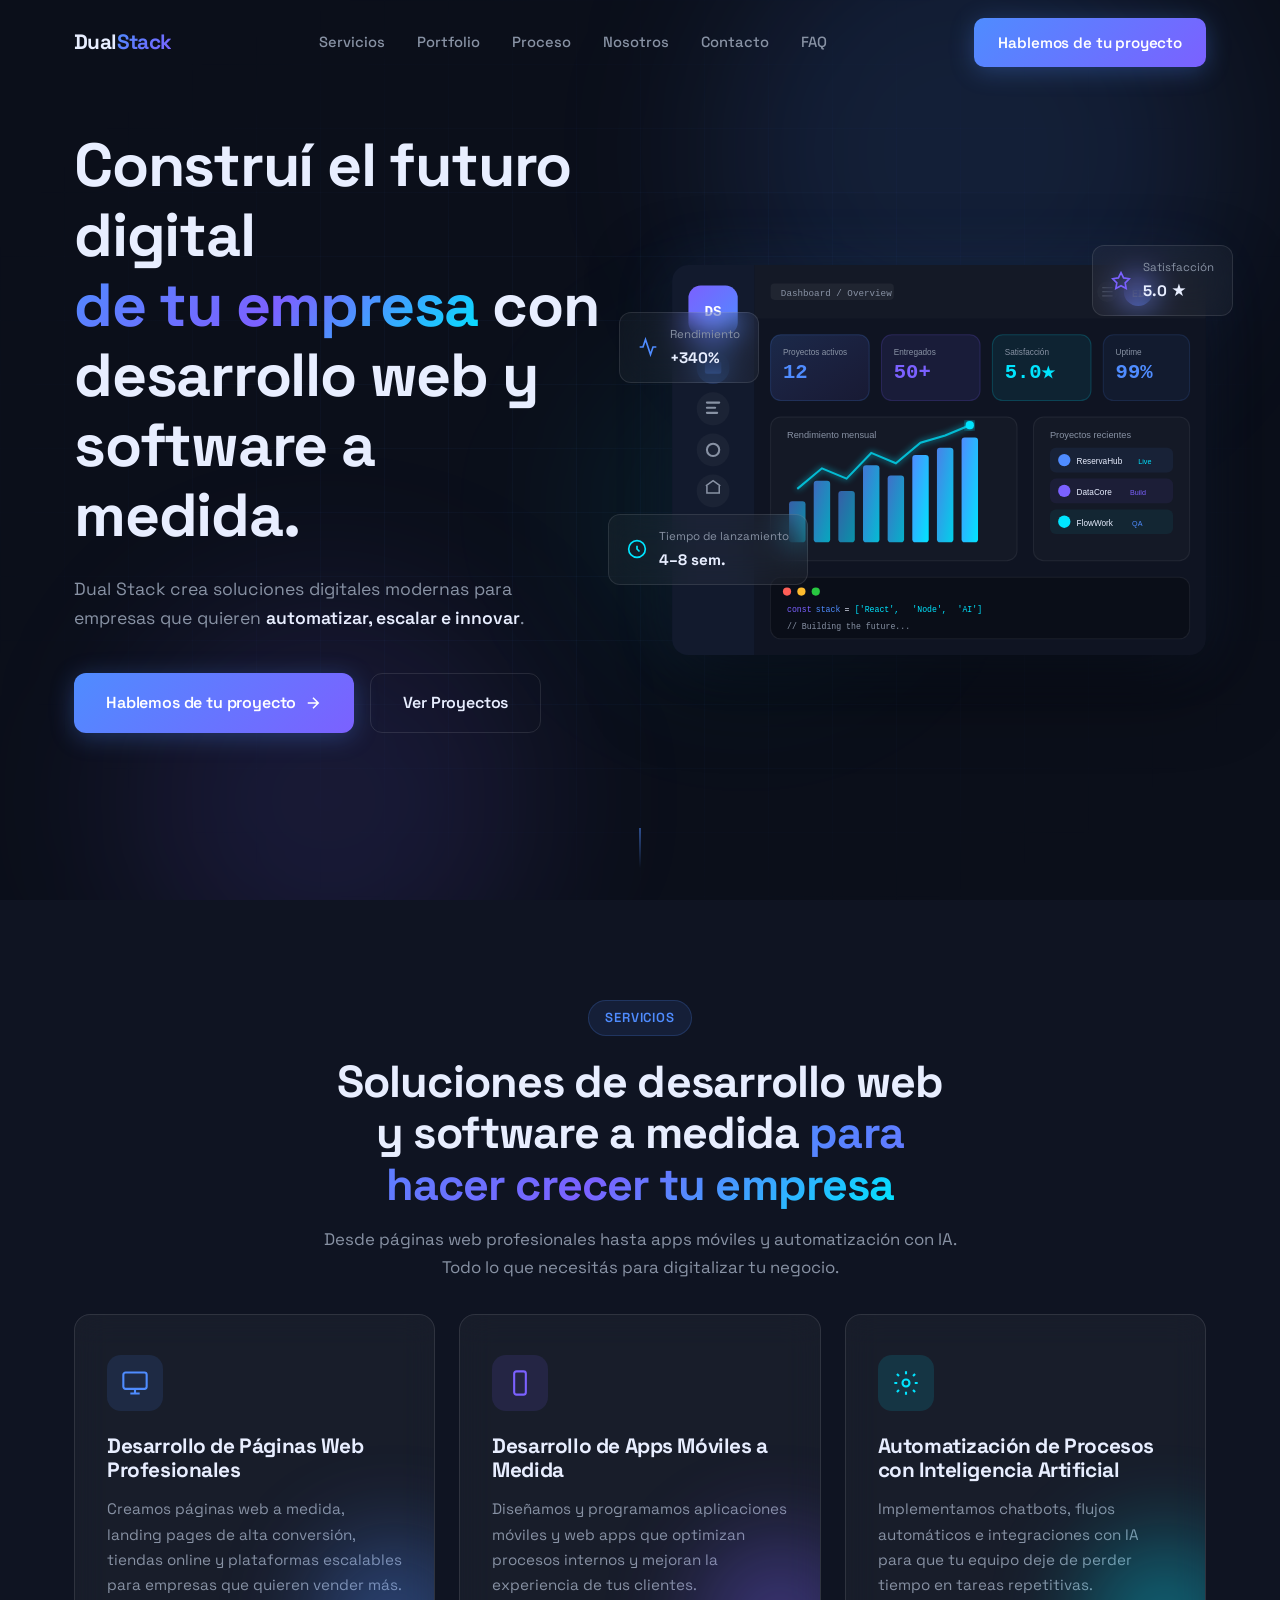
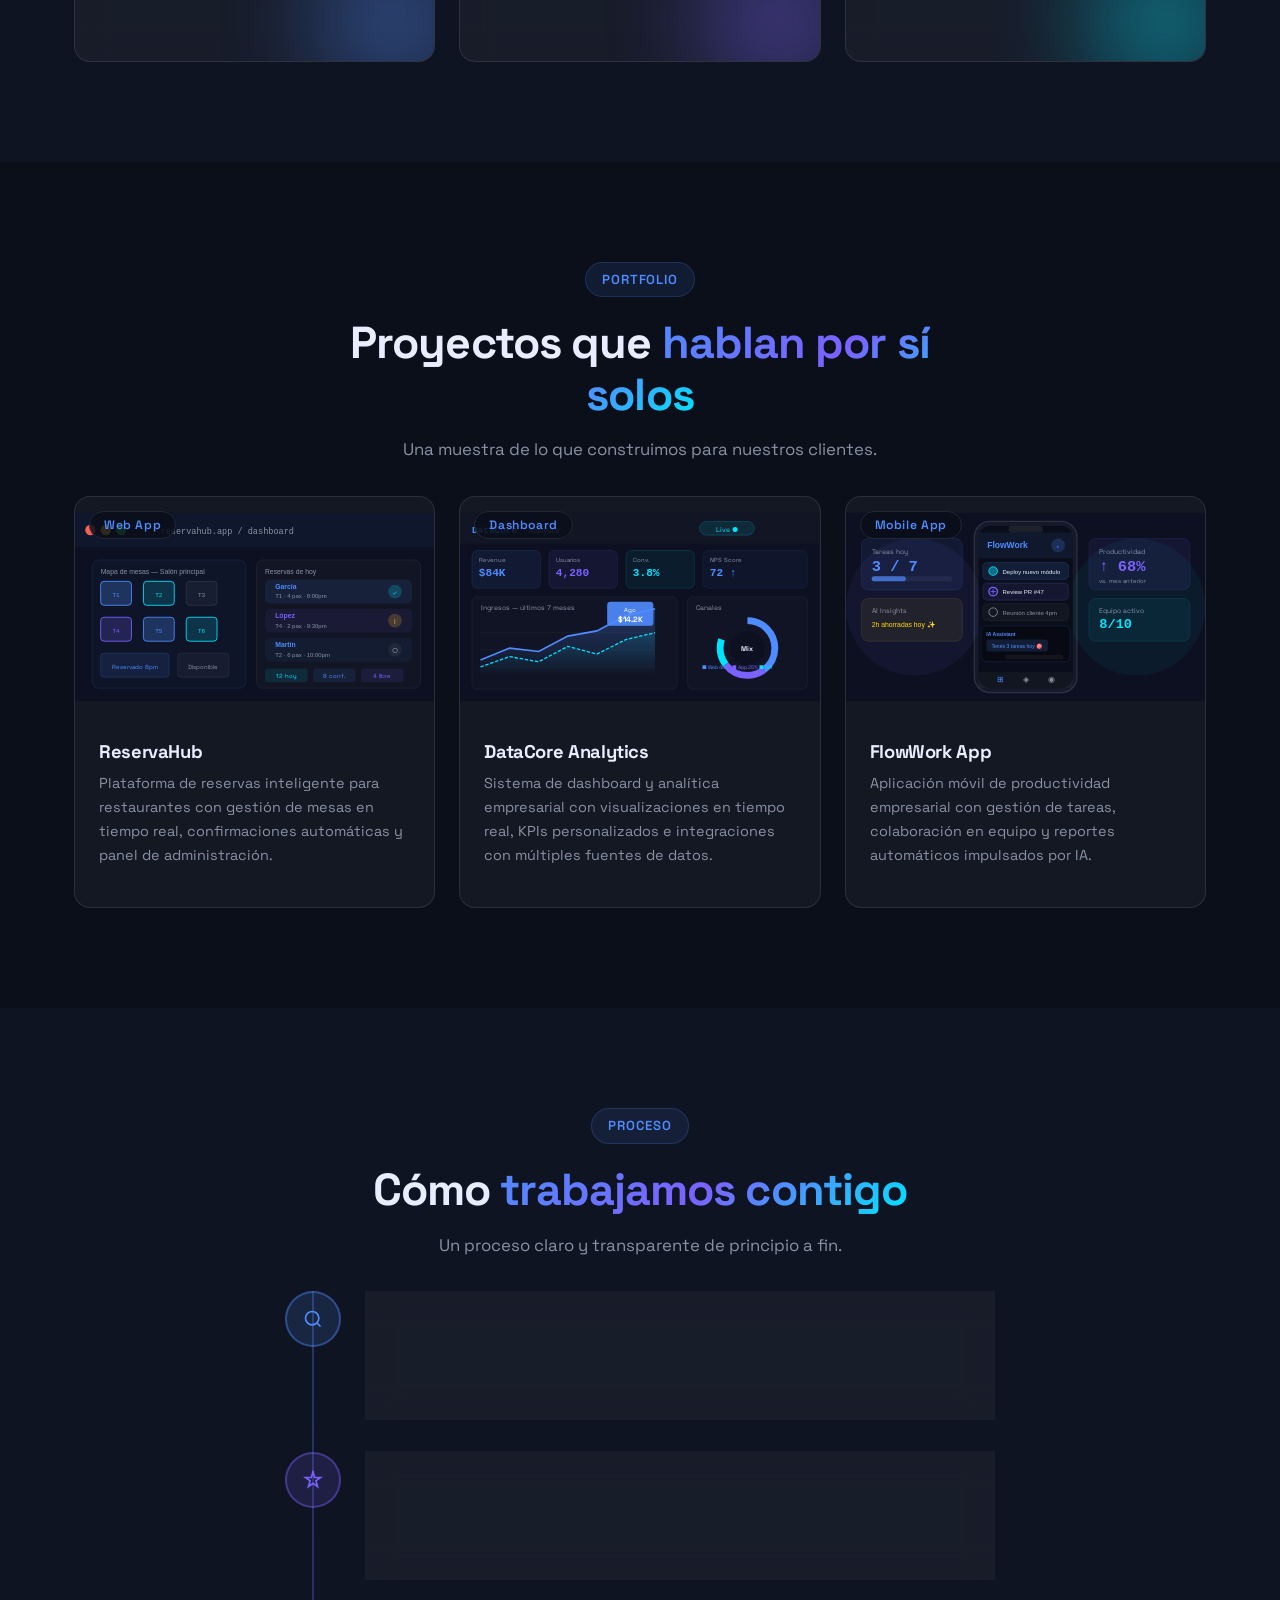
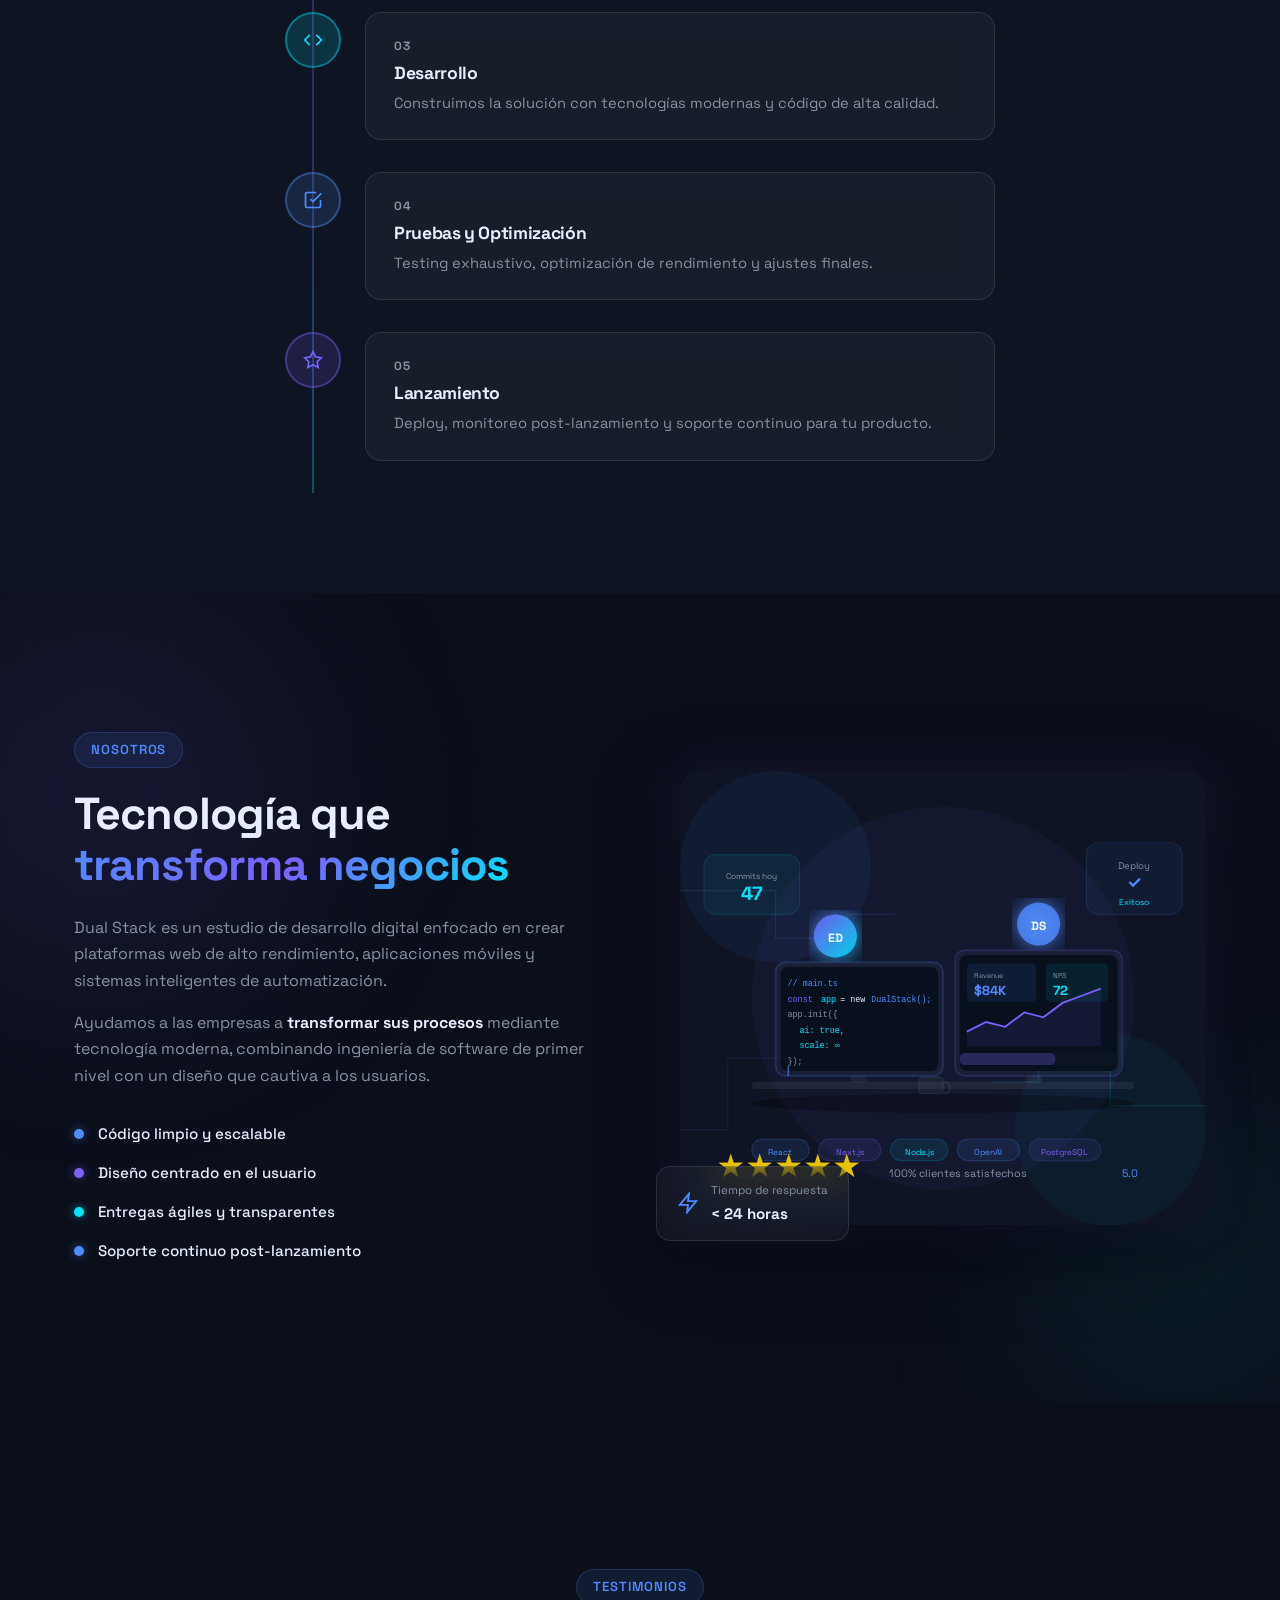
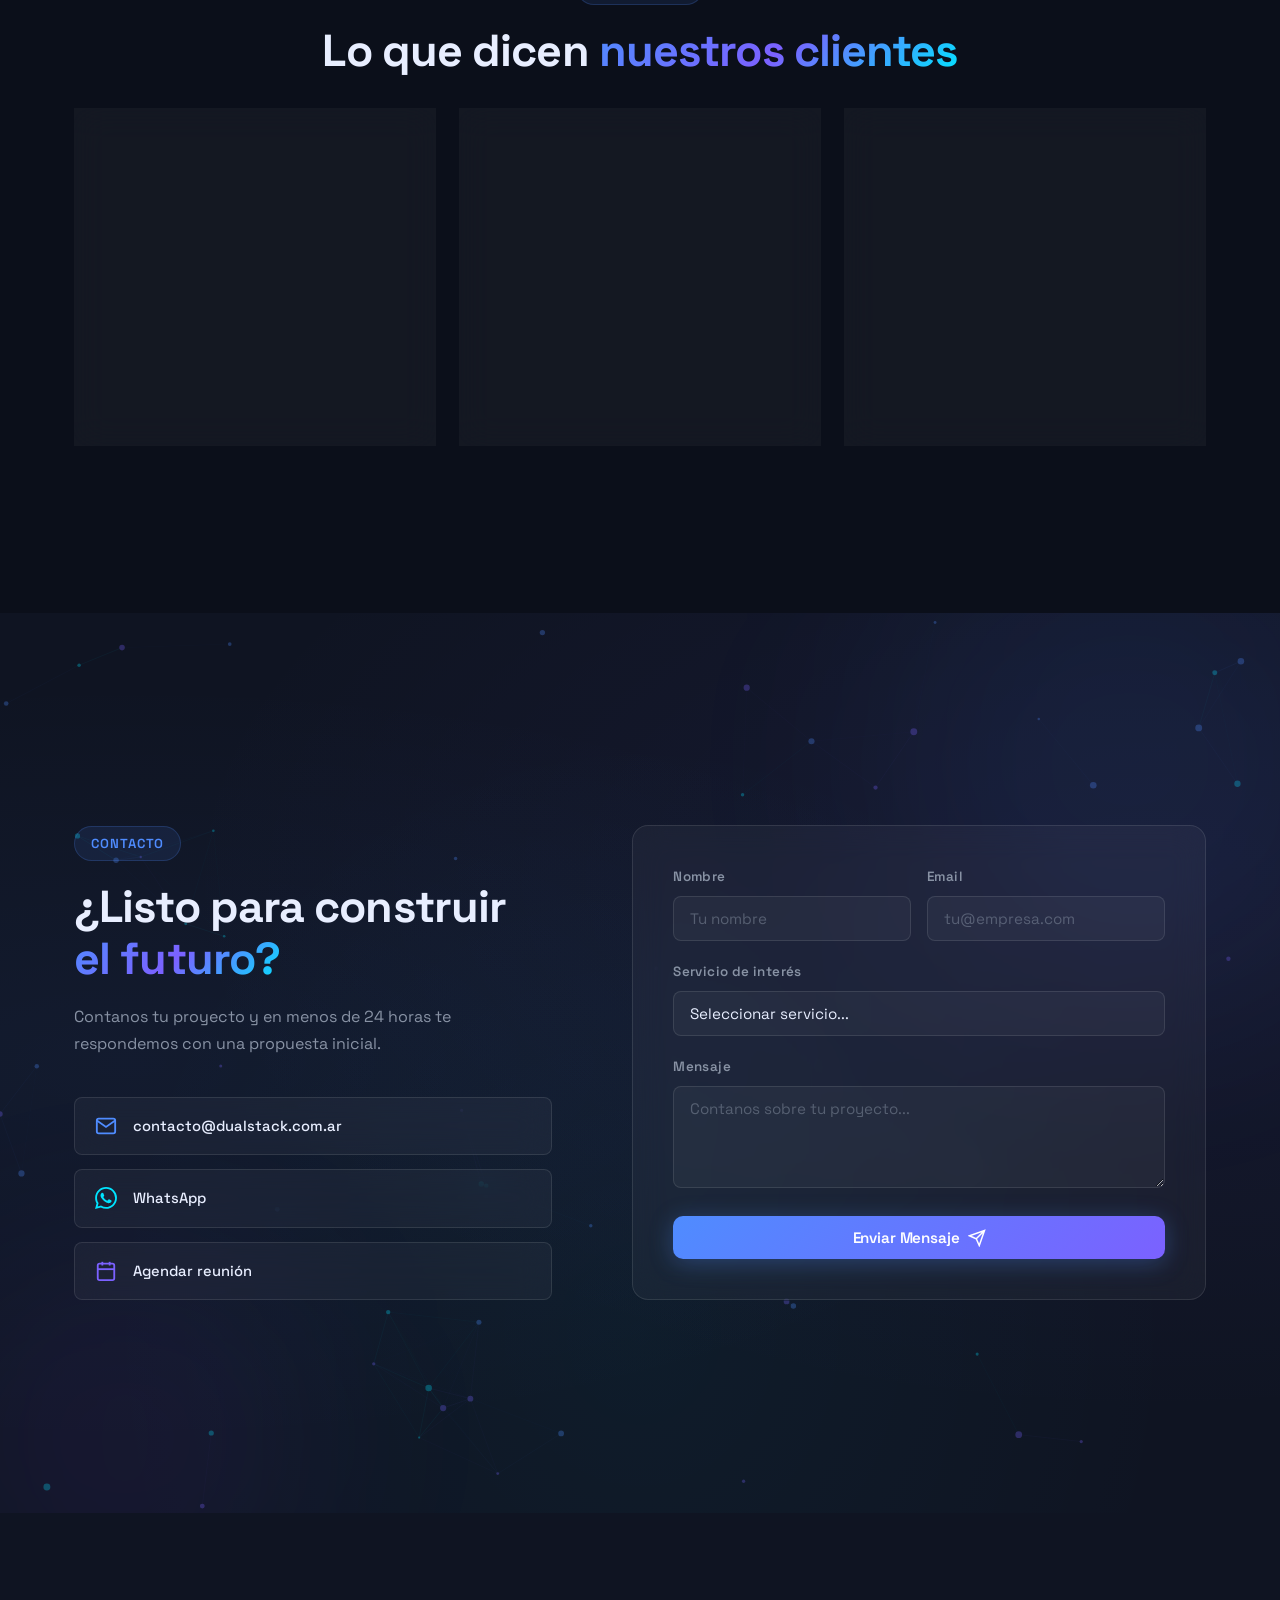
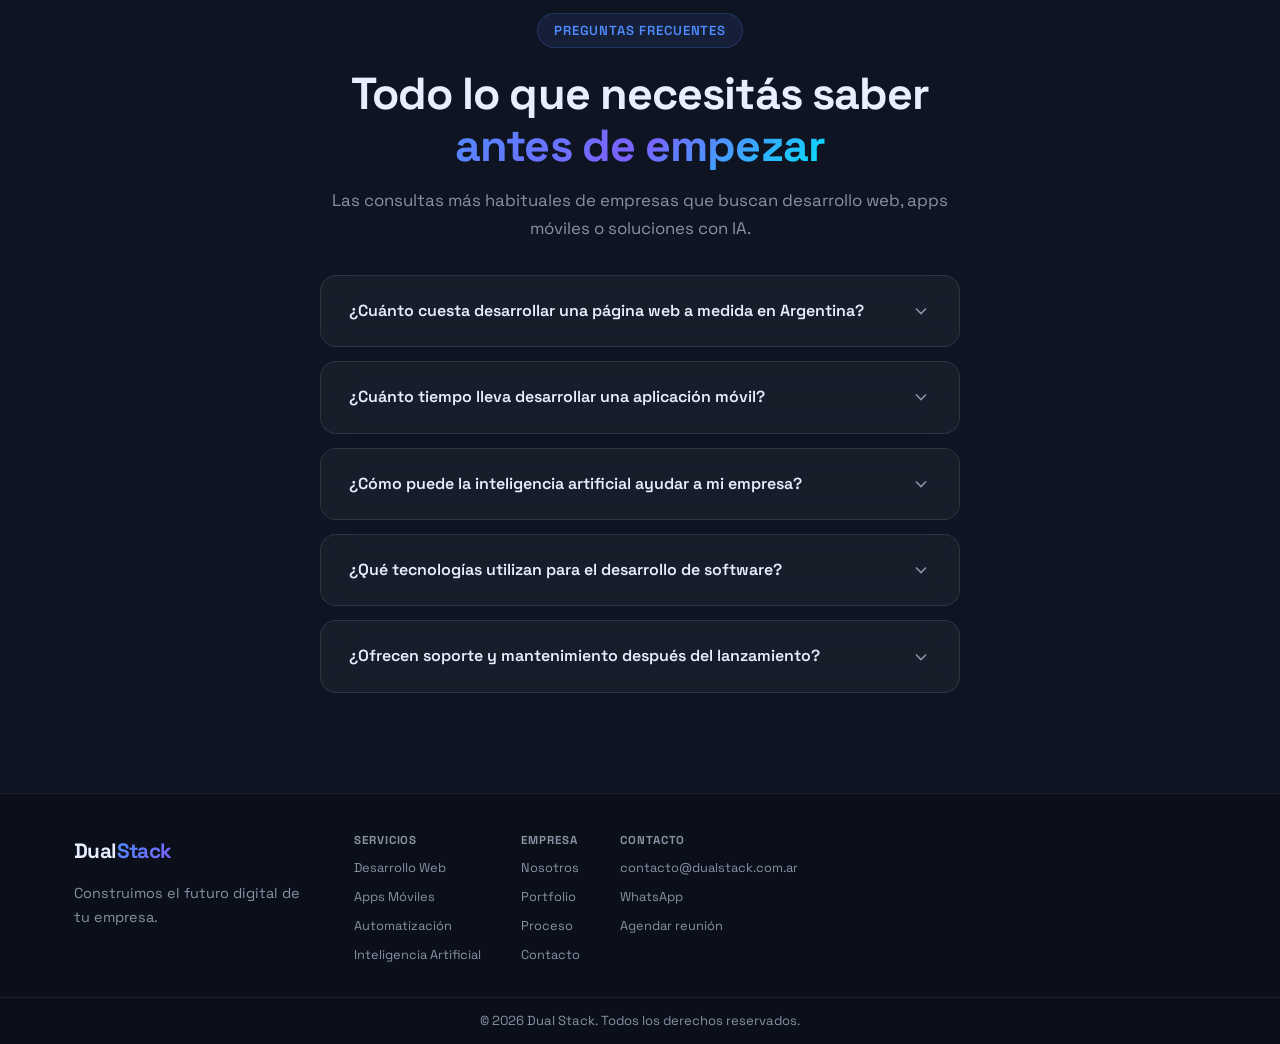
<file: index.html>
<!DOCTYPE html>
<html lang="es">
<head>
  <meta charset="UTF-8" />
  <meta name="viewport" content="width=device-width, initial-scale=1.0" />
  <meta name="description" content="Dual Stack — Agencia de desarrollo web y software a medida en Argentina. ¿Necesitás una página web profesional, una app móvil o automatizar procesos con IA? Pedí tu presupuesto sin compromiso." />
  <meta name="keywords" content="desarrollo web argentina, presupuesto pagina web, crear aplicacion movil, software a medida para empresas, automatizar procesos con inteligencia artificial, agencia de desarrollo digital, programador web freelance argentina, Dual Stack">
  <title>Dual Stack | Desarrollo Web, Apps Móviles y Software a Medida en Argentina</title>

  <!-- Datos Estructurados (JSON-LD) para máximo SEO -->
  <script type="application/ld+json">
  {
    "@context": "https://schema.org",
    "@type": "ProfessionalService",
    "name": "Dual Stack",
    "url": "https://dualstack.com.ar",
    "logo": "https://dualstack.com.ar/favicon.svg",
    "description": "Agencia de desarrollo web, aplicaciones móviles y soluciones de inteligencia artificial a medida para empresas en Argentina.",
    "areaServed": [
      {
        "@type": "Country",
        "name": "Argentina"
      },
      {
        "@type": "AdministrativeArea",
        "name": "Latinoamérica"
      }
    ],
    "serviceType": ["Desarrollo Web", "Desarrollo de Aplicaciones Móviles", "Automatización con Inteligencia Artificial", "Software a Medida"],
    "address": {
      "@type": "PostalAddress",
      "addressCountry": "AR"
    },
    "contactPoint": {
      "@type": "ContactPoint",
      "email": "contacto@dualstack.com.ar",
      "contactType": "customer service"
    },
    "sameAs": [
      "https://wa.me/5491100000000"
    ]
  }
  </script>

  <!-- FAQ Structured Data (Rich Snippets) -->
  <script type="application/ld+json">
  {
    "@context": "https://schema.org",
    "@type": "FAQPage",
    "mainEntity": [
      {
        "@type": "Question",
        "name": "¿Cuánto cuesta desarrollar una página web a medida en Argentina?",
        "acceptedAnswer": {
          "@type": "Answer",
          "text": "El costo varía según la complejidad del proyecto. Una landing page profesional puede arrancar desde los USD 500, mientras que plataformas web más complejas con funcionalidades avanzadas parten desde USD 2.000. En Dual Stack ofrecemos presupuestos personalizados y sin compromiso."
        }
      },
      {
        "@type": "Question",
        "name": "¿Cuánto tiempo lleva desarrollar una aplicación móvil?",
        "acceptedAnswer": {
          "@type": "Answer",
          "text": "El desarrollo de una app móvil suele tomar entre 4 y 12 semanas dependiendo de las funcionalidades requeridas. Trabajamos con metodologías ágiles para entregar versiones funcionales lo antes posible."
        }
      },
      {
        "@type": "Question",
        "name": "¿Cómo puede la inteligencia artificial ayudar a mi empresa?",
        "acceptedAnswer": {
          "@type": "Answer",
          "text": "La IA puede automatizar tareas repetitivas, analizar grandes volúmenes de datos, mejorar la atención al cliente con chatbots inteligentes y optimizar procesos internos. Implementamos soluciones de IA adaptadas a cada negocio para reducir costos y aumentar la productividad."
        }
      },
      {
        "@type": "Question",
        "name": "¿Qué tecnologías utilizan para el desarrollo de software?",
        "acceptedAnswer": {
          "@type": "Answer",
          "text": "Trabajamos con tecnologías modernas y escalables como React, Next.js, Node.js, PostgreSQL, y plataformas de IA como OpenAI. Elegimos el stack tecnológico más adecuado para cada proyecto."
        }
      },
      {
        "@type": "Question",
        "name": "¿Ofrecen soporte y mantenimiento después del lanzamiento?",
        "acceptedAnswer": {
          "@type": "Answer",
          "text": "Sí, ofrecemos soporte continuo post-lanzamiento que incluye monitoreo de rendimiento, corrección de errores, actualizaciones de seguridad y mejoras funcionales. Nuestro tiempo de respuesta es menor a 24 horas."
        }
      }
    ]
  }
  </script>

  <!-- SEO & Social Media -->
  <link rel="canonical" href="https://dualstack.com.ar/" />
  <meta property="og:title" content="Dual Stack | Desarrollo Web, Apps Móviles y Software a Medida en Argentina" />
  <meta property="og:description" content="Especialistas en transformar empresas con software de alto rendimiento, apps móviles e integraciones con IA." />
  <meta property="og:type" content="website" />
  <meta property="og:url" content="https://dualstack.com.ar/" />
  <meta property="og:image" content="https://dualstack.com.ar/og-image.jpg" />
  <meta name="twitter:card" content="summary_large_image" />
  <meta name="twitter:title" content="Dual Stack | Desarrollo Digital del Futuro" />
  <meta name="twitter:description" content="Especialistas en hacer crecer tu negocio con páginas web y aplicaciones modernas." />
  <!-- Favicon -->
  <link rel="icon" type="image/svg+xml" href="favicon.svg?v=3">

  <!-- Performance: Preload fonts -->
  <link rel="preload" href="https://fonts.googleapis.com/css2?family=Space+Grotesk:wght@300;400;500;600;700&family=Inter:wght@300;400;500;600;700&display=swap" as="style" />
  <link rel="preconnect" href="https://fonts.googleapis.com" />
  <link rel="preconnect" href="https://fonts.gstatic.com" crossorigin />
  <link href="https://fonts.googleapis.com/css2?family=Space+Grotesk:wght@300;400;500;600;700&family=Inter:wght@300;400;500;600;700&display=swap" rel="stylesheet" />
  <link rel="stylesheet" href="styles.css" />
</head>
<body>

  <!-- ========== NAV ========== -->
  <nav class="navbar" id="navbar">
    <div class="container nav-inner">
      <a href="#" class="logo">
        <span class="logo-ds">Dual</span><span class="logo-stack">Stack</span>
      </a>
      <ul class="nav-links">
        <li><a href="#servicios">Servicios</a></li>
        <li><a href="#portfolio">Portfolio</a></li>
        <li><a href="#proceso">Proceso</a></li>
        <li><a href="#nosotros">Nosotros</a></li>
        <li><a href="#contacto">Contacto</a></li>
        <li><a href="#faq">FAQ</a></li>
      </ul>
      <a href="#contacto" class="btn btn-primary nav-cta">Hablemos de tu proyecto</a>
      <button class="hamburger" id="hamburger" aria-label="Menú">
        <span></span><span></span><span></span>
      </button>
    </div>
  </nav>

  <!-- ========== HERO ========== -->
  <section class="hero" id="inicio">
    <div class="hero-bg-grid"></div>
    <div class="hero-orb hero-orb-1"></div>
    <div class="hero-orb hero-orb-2"></div>
    <div class="hero-orb hero-orb-3"></div>
    <div class="container hero-content">
      <div class="hero-text">

        <h1 class="hero-title reveal">
          Construí el futuro digital <br />
          <span class="gradient-text">de tu empresa</span> con desarrollo web y software a medida.
        </h1>
        <p class="hero-subtitle reveal">
          Dual Stack crea soluciones digitales modernas para empresas que quieren <strong>automatizar, escalar e innovar</strong>.
        </p>
        <div class="hero-actions reveal">
          <a href="#contacto" class="btn btn-primary btn-lg">
            <span>Hablemos de tu proyecto</span>
            <svg width="18" height="18" viewBox="0 0 24 24" fill="none" stroke="currentColor" stroke-width="2"><path d="M5 12h14M12 5l7 7-7 7"/></svg>
          </a>
          <a href="#portfolio" class="btn btn-ghost btn-lg">Ver Proyectos</a>
        </div>

      </div>
      <div class="hero-visual reveal">
        <div class="hero-image-wrapper">
          <!-- Hero SVG Illustration -->
          <svg class="hero-img" viewBox="0 0 520 380" fill="none" xmlns="http://www.w3.org/2000/svg" aria-label="Interfaz futurista Dual Stack">
            <defs>
              <linearGradient id="hg1" x1="0" y1="0" x2="1" y2="1"><stop offset="0%" stop-color="#4F8CFF" stop-opacity="0.18"/><stop offset="100%" stop-color="#7B61FF" stop-opacity="0.08"/></linearGradient>
              <linearGradient id="hg2" x1="0" y1="0" x2="1" y2="1"><stop offset="0%" stop-color="#4F8CFF"/><stop offset="100%" stop-color="#00E5FF"/></linearGradient>
              <linearGradient id="hg3" x1="0" y1="0" x2="1" y2="1"><stop offset="0%" stop-color="#7B61FF"/><stop offset="100%" stop-color="#4F8CFF"/></linearGradient>
              <filter id="glow"><feGaussianBlur stdDeviation="3" result="blur"/><feMerge><feMergeNode in="blur"/><feMergeNode in="SourceGraphic"/></feMerge></filter>
              <clipPath id="card-clip"><rect width="520" height="380" rx="16"/></clipPath>
            </defs>
            <rect width="520" height="380" rx="16" fill="#0f1422"/>
            <!-- Sidebar -->
            <rect x="0" y="0" width="80" height="380" fill="rgba(79,140,255,0.05)" rx="0"/>
            <rect x="16" y="20" width="48" height="48" rx="12" fill="url(#hg3)"/>
            <text x="40" y="50" font-family="monospace" font-size="14" fill="white" text-anchor="middle" font-weight="bold">DS</text>
            <circle cx="40" cy="100" r="16" fill="rgba(79,140,255,0.2)"/><rect x="32" y="94" width="16" height="12" rx="2" fill="#4F8CFF" opacity="0.7"/>
            <circle cx="40" cy="140" r="16" fill="rgba(255,255,255,0.04)"/><rect x="33" y="133" width="14" height="2" rx="1" fill="#8892A4"/><rect x="33" y="138" width="10" height="2" rx="1" fill="#8892A4"/><rect x="33" y="143" width="12" height="2" rx="1" fill="#8892A4"/>
            <circle cx="40" cy="180" r="16" fill="rgba(255,255,255,0.04)"/><circle cx="40" cy="180" r="6" stroke="#8892A4" stroke-width="2" fill="none"/>
            <circle cx="40" cy="220" r="16" fill="rgba(255,255,255,0.04)"/><path d="M33 215 l7-5 7 5" stroke="#8892A4" stroke-width="1.5" fill="none"/><path d="M34 215 v7 h12 v-7" stroke="#8892A4" stroke-width="1.5" fill="none"/>
            <!-- Top bar -->
            <rect x="80" y="0" width="440" height="52" fill="rgba(255,255,255,0.02)"/>
            <rect x="96" y="18" width="120" height="16" rx="4" fill="rgba(255,255,255,0.05)"/>
            <text x="106" y="30" font-size="9" fill="#8892A4" font-family="monospace">Dashboard / Overview</text>
            <circle cx="454" cy="26" r="14" fill="url(#hg3)"/>
            <text x="454" y="31" text-anchor="middle" font-size="10" fill="white" font-weight="bold">ED</text>
            <circle cx="424" cy="26" r="10" fill="rgba(255,255,255,0.05)"/>
            <path d="M419 22 h10 M419 26 h10 M419 30 h10" stroke="#8892A4" stroke-width="1.2"/>
            <!-- KPI Cards -->
            <rect x="96" y="68" width="96" height="64" rx="10" fill="url(#hg1)" stroke="rgba(79,140,255,0.2)" stroke-width="1"/>
            <text x="108" y="88" font-size="8" fill="#8892A4" font-family="sans-serif">Proyectos activos</text>
            <text x="108" y="110" font-size="20" fill="#4F8CFF" font-family="monospace" font-weight="bold">12</text>
            <rect x="204" y="68" width="96" height="64" rx="10" fill="rgba(123,97,255,0.1)" stroke="rgba(123,97,255,0.2)" stroke-width="1"/>
            <text x="216" y="88" font-size="8" fill="#8892A4" font-family="sans-serif">Entregados</text>
            <text x="216" y="110" font-size="20" fill="#7B61FF" font-family="monospace" font-weight="bold">50+</text>
            <rect x="312" y="68" width="96" height="64" rx="10" fill="rgba(0,229,255,0.07)" stroke="rgba(0,229,255,0.2)" stroke-width="1"/>
            <text x="324" y="88" font-size="8" fill="#8892A4" font-family="sans-serif">Satisfacción</text>
            <text x="324" y="110" font-size="20" fill="#00E5FF" font-family="monospace" font-weight="bold">5.0★</text>
            <rect x="420" y="68" width="84" height="64" rx="10" fill="rgba(79,140,255,0.06)" stroke="rgba(79,140,255,0.15)" stroke-width="1"/>
            <text x="432" y="88" font-size="8" fill="#8892A4" font-family="sans-serif">Uptime</text>
            <text x="432" y="110" font-size="20" fill="#4F8CFF" font-family="monospace" font-weight="bold">99%</text>
            <!-- Chart area -->
            <rect x="96" y="148" width="240" height="140" rx="10" fill="rgba(255,255,255,0.02)" stroke="rgba(255,255,255,0.07)" stroke-width="1"/>
            <text x="112" y="168" font-size="9" fill="#8892A4" font-family="sans-serif">Rendimiento mensual</text>
            <!-- Chart bars -->
            <rect x="114" y="230" width="16" height="40" rx="3" fill="url(#hg2)" opacity="0.6"/>
            <rect x="138" y="210" width="16" height="60" rx="3" fill="url(#hg2)" opacity="0.7"/>
            <rect x="162" y="220" width="16" height="50" rx="3" fill="url(#hg2)" opacity="0.6"/>
            <rect x="186" y="195" width="16" height="75" rx="3" fill="url(#hg2)" opacity="0.8"/>
            <rect x="210" y="205" width="16" height="65" rx="3" fill="url(#hg2)" opacity="0.75"/>
            <rect x="234" y="185" width="16" height="85" rx="3" fill="url(#hg2)"/>
            <rect x="258" y="178" width="16" height="92" rx="3" fill="url(#hg2)" opacity="0.9"/>
            <rect x="282" y="168" width="16" height="102" rx="3" fill="url(#hg2)"/>
            <!-- Line chart overlay -->
            <polyline points="122,218 146,198 170,208 194,183 218,193 242,173 266,166 290,156" stroke="#00E5FF" stroke-width="2" fill="none" filter="url(#glow)" opacity="0.8"/>
            <circle cx="290" cy="156" r="4" fill="#00E5FF" filter="url(#glow)"/>
            <!-- Right panel -->
            <rect x="352" y="148" width="152" height="140" rx="10" fill="rgba(255,255,255,0.02)" stroke="rgba(255,255,255,0.07)" stroke-width="1"/>
            <text x="368" y="168" font-size="9" fill="#8892A4" font-family="sans-serif">Proyectos recientes</text>
            <rect x="368" y="178" width="120" height="24" rx="6" fill="rgba(79,140,255,0.08)"/>
            <circle cx="382" cy="190" r="6" fill="#4F8CFF"/><text x="394" y="194" font-size="8" fill="#E8EEFF" font-family="sans-serif">ReservaHub</text><text x="454" y="194" font-size="7" fill="#00E5FF" font-family="sans-serif">Live</text>
            <rect x="368" y="208" width="120" height="24" rx="6" fill="rgba(123,97,255,0.08)"/>
            <circle cx="382" cy="220" r="6" fill="#7B61FF"/><text x="394" y="224" font-size="8" fill="#E8EEFF" font-family="sans-serif">DataCore</text><text x="446" y="224" font-size="7" fill="#7B61FF" font-family="sans-serif">Build</text>
            <rect x="368" y="238" width="120" height="24" rx="6" fill="rgba(0,229,255,0.06)"/>
            <circle cx="382" cy="250" r="6" fill="#00E5FF"/><text x="394" y="254" font-size="8" fill="#E8EEFF" font-family="sans-serif">FlowWork</text><text x="448" y="254" font-size="7" fill="#4F8CFF" font-family="sans-serif">QA</text>
            <!-- Code editor area -->
            <rect x="96" y="304" width="408" height="60" rx="10" fill="rgba(0,0,0,0.3)" stroke="rgba(255,255,255,0.06)" stroke-width="1"/>
            <circle cx="112" cy="318" r="4" fill="#FF5F57"/><circle cx="126" cy="318" r="4" fill="#FEBC2E"/><circle cx="140" cy="318" r="4" fill="#28C840"/>
            <text x="112" y="338" font-size="8" fill="#7B61FF" font-family="monospace">const</text>
            <text x="140" y="338" font-size="8" fill="#4F8CFF" font-family="monospace">stack</text>
            <text x="168" y="338" font-size="8" fill="#E8EEFF" font-family="monospace">=</text>
            <text x="178" y="338" font-size="8" fill="#00E5FF" font-family="monospace">[&#39;React&#39;,</text>
            <text x="234" y="338" font-size="8" fill="#00E5FF" font-family="monospace">&#39;Node&#39;,</text>
            <text x="278" y="338" font-size="8" fill="#00E5FF" font-family="monospace">&#39;AI&#39;]</text>
            <text x="112" y="354" font-size="8" fill="#8892A4" font-family="monospace">// Building the future...</text>
          </svg>
          <div class="hero-float-card card-1 glassmorphism">
            <svg width="20" height="20" fill="none" viewBox="0 0 24 24" stroke="#4F8CFF" stroke-width="2"><polyline points="22 12 18 12 15 21 9 3 6 12 2 12"/></svg>
            <div>
              <div class="float-label">Rendimiento</div>
              <div class="float-value">+340%</div>
            </div>
          </div>
          <div class="hero-float-card card-2 glassmorphism">
            <svg width="20" height="20" fill="none" viewBox="0 0 24 24" stroke="#00E5FF" stroke-width="2"><circle cx="12" cy="12" r="10"/><path d="M12 8v4l3 3"/></svg>
            <div>
              <div class="float-label">Tiempo de lanzamiento</div>
              <div class="float-value">4–8 sem.</div>
            </div>
          </div>
          <div class="hero-float-card card-3 glassmorphism">
            <svg width="20" height="20" fill="none" viewBox="0 0 24 24" stroke="#7B61FF" stroke-width="2"><path d="M12 2l3.09 6.26L22 9.27l-5 4.87 1.18 6.88L12 17.77l-6.18 3.25L7 14.14 2 9.27l6.91-1.01L12 2z"/></svg>
            <div>
              <div class="float-label">Satisfacción</div>
              <div class="float-value">5.0 ★</div>
            </div>
          </div>
        </div>
      </div>
    </div>
    <div class="hero-scroll-hint">
      <div class="scroll-line"></div>
    </div>
  </section>

  <!-- ========== SERVICIOS ========== -->
  <section class="section services" id="servicios">
    <div class="container">
      <div class="section-header reveal">
        <div class="section-tag">Servicios</div>
        <h2>Soluciones de desarrollo web y software a medida <span class="gradient-text">para hacer crecer tu empresa</span></h2>
        <p>Desde páginas web profesionales hasta apps móviles y automatización con IA. Todo lo que necesitás para digitalizar tu negocio.</p>
      </div>
      <div class="services-grid">

        <!-- Web -->
        <div class="service-card glassmorphism reveal">
          <div class="service-icon-wrap icon-blue">
            <svg width="28" height="28" fill="none" viewBox="0 0 24 24" stroke="currentColor" stroke-width="1.8">
              <rect x="2" y="3" width="20" height="14" rx="2"/><path d="M8 21h8M12 17v4"/>
            </svg>
          </div>
          <h3>Desarrollo de Páginas Web Profesionales</h3>
          <p>Creamos páginas web a medida, landing pages de alta conversión, tiendas online y plataformas escalables para empresas que quieren vender más.</p>

          <div class="service-glow glow-blue"></div>
        </div>

        <!-- Apps -->
        <div class="service-card glassmorphism reveal">
          <div class="service-icon-wrap icon-violet">
            <svg width="28" height="28" fill="none" viewBox="0 0 24 24" stroke="currentColor" stroke-width="1.8">
              <rect x="7" y="2" width="10" height="20" rx="2"/><path d="M12 18h.01"/>
            </svg>
          </div>
          <h3>Desarrollo de Apps Móviles a Medida</h3>
          <p>Diseñamos y programamos aplicaciones móviles y web apps que optimizan procesos internos y mejoran la experiencia de tus clientes.</p>

          <div class="service-glow glow-violet"></div>
        </div>

        <!-- IA & Automation -->
        <div class="service-card glassmorphism reveal">
          <div class="service-icon-wrap icon-cyan">
            <svg width="28" height="28" fill="none" viewBox="0 0 24 24" stroke="currentColor" stroke-width="1.8">
              <circle cx="12" cy="12" r="3"/><path d="M12 2v2.5M12 19.5V22M4.22 4.22l1.77 1.77M18.01 18.01l1.77 1.77M2 12h2.5M19.5 12H22M4.22 19.78l1.77-1.77M18.01 5.99l1.77-1.77"/>
            </svg>
          </div>
          <h3>Automatización de Procesos con Inteligencia Artificial</h3>
          <p>Implementamos chatbots, flujos automáticos e integraciones con IA para que tu equipo deje de perder tiempo en tareas repetitivas.</p>

          <div class="service-glow glow-cyan"></div>
        </div>

      </div>
    </div>
  </section>

  <!-- ========== PORTFOLIO ========== -->
  <section class="section portfolio" id="portfolio">
    <div class="container">
      <div class="section-header reveal">
        <div class="section-tag">Portfolio</div>
        <h2>Proyectos que <span class="gradient-text">hablan por sí solos</span></h2>
        <p>Una muestra de lo que construimos para nuestros clientes.</p>
      </div>
      <div class="portfolio-grid">

        <div class="portfolio-card reveal">
          <div class="portfolio-img-wrap">
            <svg viewBox="0 0 420 220" xmlns="http://www.w3.org/2000/svg" style="width:100%;height:100%;">
              <rect width="420" height="220" fill="#0c1020"/>
              <rect x="0" y="0" width="420" height="40" fill="rgba(79,140,255,0.06)"/>
              <circle cx="18" cy="20" r="6" fill="#FF5F57"/><circle cx="36" cy="20" r="6" fill="#FEBC2E"/><circle cx="54" cy="20" r="6" fill="#28C840"/>
              <text x="100" y="25" font-size="10" fill="#8892A4" font-family="monospace">reservahub.app / dashboard</text>
              <!-- Table map -->
              <rect x="20" y="55" width="180" height="150" rx="8" fill="rgba(79,140,255,0.04)" stroke="rgba(79,140,255,0.15)" stroke-width="1"/>
              <text x="30" y="72" font-size="8" fill="#8892A4" font-family="sans-serif">Mapa de mesas — Salón principal</text>
              <!-- Tables -->
              <rect x="30" y="80" width="36" height="28" rx="4" fill="rgba(79,140,255,0.25)" stroke="#4F8CFF" stroke-width="1"/>
              <text x="48" y="98" font-size="7" fill="#4F8CFF" text-anchor="middle" font-family="monospace">T1</text>
              <rect x="80" y="80" width="36" height="28" rx="4" fill="rgba(0,229,255,0.15)" stroke="#00E5FF" stroke-width="1"/>
              <text x="98" y="98" font-size="7" fill="#00E5FF" text-anchor="middle" font-family="monospace">T2</text>
              <rect x="130" y="80" width="36" height="28" rx="4" fill="rgba(255,255,255,0.04)" stroke="rgba(255,255,255,0.1)" stroke-width="1"/>
              <text x="148" y="98" font-size="7" fill="#8892A4" text-anchor="middle" font-family="monospace">T3</text>
              <rect x="30" y="122" width="36" height="28" rx="4" fill="rgba(123,97,255,0.2)" stroke="#7B61FF" stroke-width="1"/>
              <text x="48" y="140" font-size="7" fill="#7B61FF" text-anchor="middle" font-family="monospace">T4</text>
              <rect x="80" y="122" width="36" height="28" rx="4" fill="rgba(79,140,255,0.25)" stroke="#4F8CFF" stroke-width="1"/>
              <text x="98" y="140" font-size="7" fill="#4F8CFF" text-anchor="middle" font-family="monospace">T5</text>
              <rect x="130" y="122" width="36" height="28" rx="4" fill="rgba(0,229,255,0.15)" stroke="#00E5FF" stroke-width="1"/>
              <text x="148" y="140" font-size="7" fill="#00E5FF" text-anchor="middle" font-family="monospace">T6</text>
              <rect x="30" y="164" width="80" height="28" rx="4" fill="rgba(79,140,255,0.1)" stroke="rgba(79,140,255,0.2)" stroke-width="1"/>
              <text x="70" y="182" font-size="7" fill="#4F8CFF" text-anchor="middle">Reservado 8pm</text>
              <rect x="120" y="164" width="60" height="28" rx="4" fill="rgba(255,255,255,0.03)" stroke="rgba(255,255,255,0.08)" stroke-width="1"/>
              <text x="150" y="182" font-size="7" fill="#8892A4" text-anchor="middle">Disponible</text>
              <!-- Bookings panel -->
              <rect x="212" y="55" width="192" height="150" rx="8" fill="rgba(255,255,255,0.02)" stroke="rgba(255,255,255,0.07)" stroke-width="1"/>
              <text x="222" y="72" font-size="8" fill="#8892A4" font-family="sans-serif">Reservas de hoy</text>
              <rect x="222" y="78" width="172" height="28" rx="6" fill="rgba(79,140,255,0.1)"/>
              <text x="234" y="89" font-size="8" fill="#4F8CFF" font-family="sans-serif" font-weight="bold">García</text><text x="234" y="100" font-size="7" fill="#8892A4" font-family="sans-serif">T1 · 4 pax · 8:00pm</text>
              <circle cx="374" cy="92" r="8" fill="rgba(0,229,255,0.2)"/><text x="374" y="96" font-size="7" fill="#00E5FF" text-anchor="middle">✓</text>
              <rect x="222" y="112" width="172" height="28" rx="6" fill="rgba(123,97,255,0.08)"/>
              <text x="234" y="123" font-size="8" fill="#7B61FF" font-family="sans-serif" font-weight="bold">López</text><text x="234" y="134" font-size="7" fill="#8892A4" font-family="sans-serif">T4 · 2 pax · 9:30pm</text>
              <circle cx="374" cy="126" r="8" fill="rgba(254,188,46,0.2)"/><text x="374" y="130" font-size="8" fill="#FEBC2E" text-anchor="middle">!</text>
              <rect x="222" y="146" width="172" height="28" rx="6" fill="rgba(79,140,255,0.06)"/>
              <text x="234" y="157" font-size="8" fill="#4F8CFF" font-family="sans-serif" font-weight="bold">Martín</text><text x="234" y="168" font-size="7" fill="#8892A4" font-family="sans-serif">T2 · 6 pax · 10:00pm</text>
              <circle cx="374" cy="160" r="8" fill="rgba(255,255,255,0.05)"/><text x="374" y="164" font-size="8" fill="#8892A4" text-anchor="middle">○</text>
              <!-- Stat row -->
              <rect x="222" y="182" width="50" height="16" rx="4" fill="rgba(0,229,255,0.1)"/>
              <text x="247" y="193" font-size="7" fill="#00E5FF" text-anchor="middle">12 hoy</text>
              <rect x="278" y="182" width="50" height="16" rx="4" fill="rgba(79,140,255,0.1)"/>
              <text x="303" y="193" font-size="7" fill="#4F8CFF" text-anchor="middle">8 conf.</text>
              <rect x="334" y="182" width="50" height="16" rx="4" fill="rgba(123,97,255,0.1)"/>
              <text x="359" y="193" font-size="7" fill="#7B61FF" text-anchor="middle">4 libre</text>
            </svg>
            <div class="portfolio-overlay">
              <span class="portfolio-tag">Web App</span>
            </div>
          </div>
          <div class="portfolio-info">
            <h3>ReservaHub</h3>
            <p>Plataforma de reservas inteligente para restaurantes con gestión de mesas en tiempo real, confirmaciones automáticas y panel de administración.</p>

          </div>
        </div>

        <div class="portfolio-card reveal">
          <div class="portfolio-img-wrap">
            <svg viewBox="0 0 420 220" xmlns="http://www.w3.org/2000/svg" style="width:100%;height:100%;">
              <defs>
                <linearGradient id="dg1" x1="0" y1="1" x2="0" y2="0"><stop offset="0%" stop-color="#4F8CFF" stop-opacity="0"/><stop offset="100%" stop-color="#4F8CFF" stop-opacity="0.6"/></linearGradient>
                <linearGradient id="dg2" x1="0" y1="1" x2="0" y2="0"><stop offset="0%" stop-color="#00E5FF" stop-opacity="0"/><stop offset="100%" stop-color="#00E5FF" stop-opacity="0.4"/></linearGradient>
              </defs>
              <rect width="420" height="220" fill="#0c1020"/>
              <!-- Top bar -->
              <rect width="420" height="36" fill="rgba(255,255,255,0.02)"/>
              <text x="14" y="23" font-size="11" fill="#4F8CFF" font-family="monospace" font-weight="bold">DataCore</text>
              <text x="80" y="23" font-size="9" fill="#8892A4" font-family="sans-serif">Analytics</text>
              <rect x="280" y="10" width="64" height="16" rx="8" fill="rgba(0,229,255,0.1)" stroke="rgba(0,229,255,0.2)" stroke-width="1"/>
              <text x="312" y="22" font-size="8" fill="#00E5FF" text-anchor="middle">Live ●</text>
              <!-- KPI row -->
              <rect x="14" y="44" width="80" height="44" rx="6" fill="rgba(79,140,255,0.08)" stroke="rgba(79,140,255,0.15)" stroke-width="1"/>
              <text x="22" y="58" font-size="7" fill="#8892A4">Revenue</text>
              <text x="22" y="74" font-size="13" fill="#4F8CFF" font-family="monospace" font-weight="bold">$84K</text>
              <rect x="104" y="44" width="80" height="44" rx="6" fill="rgba(123,97,255,0.08)" stroke="rgba(123,97,255,0.15)" stroke-width="1"/>
              <text x="112" y="58" font-size="7" fill="#8892A4">Usuarios</text>
              <text x="112" y="74" font-size="13" fill="#7B61FF" font-family="monospace" font-weight="bold">4,280</text>
              <rect x="194" y="44" width="80" height="44" rx="6" fill="rgba(0,229,255,0.06)" stroke="rgba(0,229,255,0.15)" stroke-width="1"/>
              <text x="202" y="58" font-size="7" fill="#8892A4">Conv.</text>
              <text x="202" y="74" font-size="13" fill="#00E5FF" font-family="monospace" font-weight="bold">3.8%</text>
              <rect x="284" y="44" width="122" height="44" rx="6" fill="rgba(79,140,255,0.05)" stroke="rgba(79,140,255,0.1)" stroke-width="1"/>
              <text x="292" y="58" font-size="7" fill="#8892A4">NPS Score</text>
              <text x="292" y="74" font-size="13" fill="#4F8CFF" font-family="monospace" font-weight="bold">72 ↑</text>
              <!-- Main chart -->
              <rect x="14" y="98" width="240" height="108" rx="6" fill="rgba(255,255,255,0.015)" stroke="rgba(255,255,255,0.06)" stroke-width="1"/>
              <text x="24" y="114" font-size="8" fill="#8892A4">Ingresos — últimos 7 meses</text>
              <!-- Area chart -->
              <polygon points="24,190 24,172 58,158 92,162 126,144 160,138 194,120 228,112 228,190" fill="url(#dg1)" opacity="0.5"/>
              <polyline points="24,172 58,158 92,162 126,144 160,138 194,120 228,112" stroke="#4F8CFF" stroke-width="2" fill="none"/>
              <polygon points="24,190 24,180 58,168 92,174 126,156 160,165 194,148 228,140 228,190" fill="url(#dg2)" opacity="0.3"/>
              <polyline points="24,180 58,168 92,174 126,156 160,165 194,148 228,140" stroke="#00E5FF" stroke-width="1.5" fill="none" stroke-dasharray="4 2"/>
              <!-- Grid lines -->
              <line x1="24" y1="140" x2="228" y2="140" stroke="rgba(255,255,255,0.04)" stroke-width="1"/>
              <line x1="24" y1="160" x2="228" y2="160" stroke="rgba(255,255,255,0.04)" stroke-width="1"/>
              <line x1="24" y1="180" x2="228" y2="180" stroke="rgba(255,255,255,0.04)" stroke-width="1"/>
              <!-- Tooltip -->
              <rect x="172" y="104" width="54" height="28" rx="4" fill="rgba(79,140,255,0.9)"/>
              <text x="199" y="116" font-size="7" fill="white" text-anchor="middle">Ago</text>
              <text x="199" y="128" font-size="9" fill="white" text-anchor="middle" font-weight="bold">$14.2K</text>
              <!-- Donut chart -->
              <rect x="266" y="98" width="140" height="108" rx="6" fill="rgba(255,255,255,0.015)" stroke="rgba(255,255,255,0.06)" stroke-width="1"/>
              <text x="276" y="114" font-size="8" fill="#8892A4">Canales</text>
              <circle cx="336" cy="158" r="32" fill="none" stroke="#4F8CFF" stroke-width="8" stroke-dasharray="80 121" stroke-dashoffset="0" transform="rotate(-90 336 158)"/>
              <circle cx="336" cy="158" r="32" fill="none" stroke="#7B61FF" stroke-width="8" stroke-dasharray="50 151" stroke-dashoffset="-80" transform="rotate(-90 336 158)"/>
              <circle cx="336" cy="158" r="32" fill="none" stroke="#00E5FF" stroke-width="8" stroke-dasharray="31 170" stroke-dashoffset="-130" transform="rotate(-90 336 158)"/>
              <circle cx="336" cy="158" r="20" fill="#0c1020"/>
              <text x="336" y="162" font-size="8" fill="#E8EEFF" text-anchor="middle" font-weight="bold">Mix</text>
              <text x="283" y="182" font-size="6" fill="#4F8CFF">■ Web 40%</text>
              <text x="318" y="182" font-size="6" fill="#7B61FF">■ App 25%</text>
              <text x="350" y="182" font-size="6" fill="#00E5FF">■ API</text>
            </svg>
            <div class="portfolio-overlay">
              <span class="portfolio-tag">Dashboard</span>
            </div>
          </div>
          <div class="portfolio-info">
            <h3>DataCore Analytics</h3>
            <p>Sistema de dashboard y analítica empresarial con visualizaciones en tiempo real, KPIs personalizados e integraciones con múltiples fuentes de datos.</p>

          </div>
        </div>

        <div class="portfolio-card reveal">
          <div class="portfolio-img-wrap">
            <svg viewBox="0 0 420 220" xmlns="http://www.w3.org/2000/svg" style="width:100%;height:100%;">
              <rect width="420" height="220" fill="#0c1020"/>
              <!-- background glow -->
              <circle cx="80" cy="110" r="80" fill="rgba(123,97,255,0.07)"/>
              <circle cx="340" cy="110" r="80" fill="rgba(0,229,255,0.05)"/>
              <!-- Phone frame -->
              <rect x="150" y="10" width="120" height="200" rx="18" fill="rgba(255,255,255,0.04)" stroke="rgba(255,255,255,0.12)" stroke-width="1.5"/>
              <rect x="155" y="15" width="110" height="190" rx="14" fill="#0a0e1a"/>
              <!-- Phone notch -->
              <rect x="190" y="15" width="40" height="8" rx="4" fill="rgba(255,255,255,0.08)"/>
              <!-- App header -->
              <rect x="155" y="23" width="110" height="30" fill="rgba(79,140,255,0.08)"/>
              <text x="165" y="41" font-size="10" fill="#4F8CFF" font-family="sans-serif" font-weight="bold">FlowWork</text>
              <circle cx="248" cy="38" r="8" fill="rgba(79,140,255,0.2)"/>
              <text x="248" y="42" font-size="7" fill="#4F8CFF" text-anchor="middle">+</text>
              <!-- Tasks -->
              <rect x="160" y="58" width="100" height="20" rx="5" fill="rgba(79,140,255,0.12)" stroke="rgba(79,140,255,0.2)" stroke-width="1"/>
              <circle cx="172" cy="68" r="5" fill="rgba(0,229,255,0.4)" stroke="#00E5FF" stroke-width="1"/>
              <text x="183" y="71" font-size="7" fill="#E8EEFF" font-family="sans-serif">Deploy nuevo módulo</text>
              <rect x="160" y="82" width="100" height="20" rx="5" fill="rgba(123,97,255,0.1)" stroke="rgba(123,97,255,0.2)" stroke-width="1"/>
              <circle cx="172" cy="92" r="5" stroke="#7B61FF" stroke-width="1.5" fill="none"/>
              <line x1="169" y1="92" x2="175" y2="92" stroke="#7B61FF" stroke-width="1"/><line x1="172" y1="89" x2="172" y2="95" stroke="#7B61FF" stroke-width="1"/>
              <text x="183" y="95" font-size="7" fill="#E8EEFF" font-family="sans-serif">Review PR #47</text>
              <rect x="160" y="106" width="100" height="20" rx="5" fill="rgba(255,255,255,0.03)" stroke="rgba(255,255,255,0.06)" stroke-width="1"/>
              <circle cx="172" cy="116" r="5" stroke="#8892A4" stroke-width="1" fill="none"/>
              <text x="183" y="119" font-size="7" fill="#8892A4" font-family="sans-serif">Reunión cliente 4pm</text>
              <!-- AI Chat -->
              <rect x="158" y="132" width="104" height="42" rx="6" fill="rgba(0,0,0,0.3)" stroke="rgba(79,140,255,0.15)" stroke-width="1"/>
              <text x="164" y="144" font-size="6" fill="#4F8CFF" font-family="sans-serif" font-weight="bold">IA Assistant</text>
              <rect x="164" y="148" width="72" height="14" rx="3" fill="rgba(79,140,255,0.15)"/>
              <text x="170" y="158" font-size="6" fill="#4F8CFF" font-family="sans-serif">Tenés 3 tareas hoy 🎯</text>
              <rect x="186" y="166" width="68" height="5" rx="2" fill="rgba(255,255,255,0.05)"/>
              <!-- Bottom nav -->
              <rect x="155" y="186" width="110" height="19" rx="0" fill="rgba(255,255,255,0.03)" rx="0"/>
              <text x="180" y="198" font-size="9" fill="#4F8CFF" text-anchor="middle">⊞</text>
              <text x="210" y="198" font-size="9" fill="#8892A4" text-anchor="middle">◈</text>
              <text x="240" y="198" font-size="9" fill="#8892A4" text-anchor="middle">◉</text>
              <!-- Right side info -->
              <rect x="284" y="30" width="118" height="60" rx="8" fill="rgba(123,97,255,0.08)" stroke="rgba(123,97,255,0.15)" stroke-width="1"/>
              <text x="296" y="48" font-size="8" fill="#8892A4">Productividad</text>
              <text x="296" y="68" font-size="18" fill="#7B61FF" font-family="monospace" font-weight="bold">↑ 68%</text>
              <text x="296" y="82" font-size="7" fill="#8892A4">vs. mes anterior</text>
              <rect x="284" y="100" width="118" height="50" rx="8" fill="rgba(0,229,255,0.06)" stroke="rgba(0,229,255,0.12)" stroke-width="1"/>
              <text x="296" y="117" font-size="8" fill="#8892A4">Equipo activo</text>
              <text x="296" y="135" font-size="16" fill="#00E5FF" font-family="monospace" font-weight="bold">8/10</text>
              <!-- Left side info -->
              <rect x="18" y="30" width="118" height="60" rx="8" fill="rgba(79,140,255,0.08)" stroke="rgba(79,140,255,0.15)" stroke-width="1"/>
              <text x="30" y="48" font-size="8" fill="#8892A4">Tareas hoy</text>
              <text x="30" y="68" font-size="18" fill="#4F8CFF" font-family="monospace" font-weight="bold">3 / 7</text>
              <rect x="30" y="74" width="94" height="6" rx="3" fill="rgba(255,255,255,0.05)"/>
              <rect x="30" y="74" width="40" height="6" rx="3" fill="#4F8CFF" opacity="0.7"/>
              <rect x="18" y="100" width="118" height="50" rx="8" fill="rgba(255,215,0,0.06)" stroke="rgba(255,215,0,0.12)" stroke-width="1"/>
              <text x="30" y="117" font-size="8" fill="#8892A4">AI Insights</text>
              <text x="30" y="133" font-size="8" fill="#FFD700" font-family="sans-serif">2h ahorradas hoy ✨</text>
            </svg>
            <div class="portfolio-overlay">
              <span class="portfolio-tag">Mobile App</span>
            </div>
          </div>
          <div class="portfolio-info">
            <h3>FlowWork App</h3>
            <p>Aplicación móvil de productividad empresarial con gestión de tareas, colaboración en equipo y reportes automáticos impulsados por IA.</p>

          </div>
        </div>

      </div>
    </div>
  </section>

  <!-- ========== PROCESO ========== -->
  <section class="section proceso" id="proceso">
    <div class="container">
      <div class="section-header reveal">
        <div class="section-tag">Proceso</div>
        <h2>Cómo <span class="gradient-text">trabajamos contigo</span></h2>
        <p>Un proceso claro y transparente de principio a fin.</p>
      </div>
      <div class="timeline">
        <div class="timeline-line"></div>

        <div class="timeline-step reveal">
          <div class="timeline-dot dot-blue">
            <svg width="20" height="20" fill="none" viewBox="0 0 24 24" stroke="currentColor" stroke-width="2"><circle cx="11" cy="11" r="8"/><path d="m21 21-4.35-4.35"/></svg>
          </div>
          <div class="timeline-content glassmorphism">
            <span class="step-number">01</span>
            <h4>Descubrimiento y Estrategia</h4>
            <p>Entendemos tus objetivos, el mercado y definimos la hoja de ruta del proyecto.</p>
          </div>
        </div>

        <div class="timeline-step reveal">
          <div class="timeline-dot dot-violet">
            <svg width="20" height="20" fill="none" viewBox="0 0 24 24" stroke="currentColor" stroke-width="2"><path d="M12 2l2 7h7l-5.5 4 2 7L12 16l-5.5 4 2-7L3 9h7z"/></svg>
          </div>
          <div class="timeline-content glassmorphism">
            <span class="step-number">02</span>
            <h4>Diseño UX/UI</h4>
            <p>Creamos wireframes, prototipos interactivos y el sistema visual del producto.</p>
          </div>
        </div>

        <div class="timeline-step reveal">
          <div class="timeline-dot dot-cyan">
            <svg width="20" height="20" fill="none" viewBox="0 0 24 24" stroke="currentColor" stroke-width="2"><polyline points="16 18 22 12 16 6"/><polyline points="8 6 2 12 8 18"/></svg>
          </div>
          <div class="timeline-content glassmorphism">
            <span class="step-number">03</span>
            <h4>Desarrollo</h4>
            <p>Construimos la solución con tecnologías modernas y código de alta calidad.</p>
          </div>
        </div>

        <div class="timeline-step reveal">
          <div class="timeline-dot dot-blue">
            <svg width="20" height="20" fill="none" viewBox="0 0 24 24" stroke="currentColor" stroke-width="2"><path d="M9 11l3 3L22 4"/><path d="M21 12v7a2 2 0 0 1-2 2H5a2 2 0 0 1-2-2V5a2 2 0 0 1 2-2h11"/></svg>
          </div>
          <div class="timeline-content glassmorphism">
            <span class="step-number">04</span>
            <h4>Pruebas y Optimización</h4>
            <p>Testing exhaustivo, optimización de rendimiento y ajustes finales.</p>
          </div>
        </div>

        <div class="timeline-step reveal">
          <div class="timeline-dot dot-violet">
            <svg width="20" height="20" fill="none" viewBox="0 0 24 24" stroke="currentColor" stroke-width="2"><path d="M12 2l3.09 6.26L22 9.27l-5 4.87 1.18 6.88L12 17.77l-6.18 3.25L7 14.14 2 9.27l6.91-1.01L12 2z"/></svg>
          </div>
          <div class="timeline-content glassmorphism">
            <span class="step-number">05</span>
            <h4>Lanzamiento</h4>
            <p>Deploy, monitoreo post-lanzamiento y soporte continuo para tu producto.</p>
          </div>
        </div>

      </div>
    </div>
  </section>

  <!-- ========== NOSOTROS ========== -->
  <section class="section about" id="nosotros">
    <div class="about-orb about-orb-1"></div>
    <div class="about-orb about-orb-2"></div>
    <div class="container about-inner">
      <div class="about-text reveal">
        <div class="section-tag">Nosotros</div>
        <h2>Tecnología que<br /><span class="gradient-text">transforma negocios</span></h2>
        <p>
          Dual Stack es un estudio de desarrollo digital enfocado en crear plataformas web de alto rendimiento, aplicaciones móviles y sistemas inteligentes de automatización.
        </p>
        <p>
          Ayudamos a las empresas a <strong>transformar sus procesos</strong> mediante tecnología moderna, combinando ingeniería de software de primer nivel con un diseño que cautiva a los usuarios.
        </p>
        <div class="about-features">
          <div class="about-feature">
            <div class="feature-dot dot-blue"></div>
            <span>Código limpio y escalable</span>
          </div>
          <div class="about-feature">
            <div class="feature-dot dot-violet"></div>
            <span>Diseño centrado en el usuario</span>
          </div>
          <div class="about-feature">
            <div class="feature-dot dot-cyan"></div>
            <span>Entregas ágiles y transparentes</span>
          </div>
          <div class="about-feature">
            <div class="feature-dot dot-blue"></div>
            <span>Soporte continuo post-lanzamiento</span>
          </div>
        </div>
      </div>
      <div class="about-visual reveal">
        <div class="about-img-wrapper">
          <svg class="about-svg-art" viewBox="0 0 440 380" xmlns="http://www.w3.org/2000/svg" aria-label="Equipo Dual Stack">
            <defs>
              <linearGradient id="ag1" x1="0" y1="0" x2="1" y2="1"><stop offset="0%" stop-color="#4F8CFF" stop-opacity="0.2"/><stop offset="100%" stop-color="#7B61FF" stop-opacity="0.08"/></linearGradient>
              <linearGradient id="ag2" x1="0" y1="0" x2="1" y2="1"><stop offset="0%" stop-color="#7B61FF"/><stop offset="100%" stop-color="#00E5FF"/></linearGradient>
              <filter id="soft-glow"><feGaussianBlur stdDeviation="8" result="blur"/><feMerge><feMergeNode in="blur"/><feMergeNode in="SourceGraphic"/></feMerge></filter>
            </defs>
            <rect width="440" height="380" rx="16" fill="#0e1424"/>
            <!-- Background glows -->
            <circle cx="220" cy="190" r="160" fill="rgba(123,97,255,0.05)"/>
            <circle cx="80" cy="80" r="80" fill="rgba(79,140,255,0.06)"/>
            <circle cx="360" cy="300" r="80" fill="rgba(0,229,255,0.04)"/>
            <!-- Circuit lines -->
            <path d="M0 100 h80 v40 h60 v-20 h40" stroke="rgba(79,140,255,0.15)" stroke-width="1" fill="none"/>
            <path d="M440 280 h-80 v-40 h-60 v20 h-40" stroke="rgba(0,229,255,0.12)" stroke-width="1" fill="none"/>
            <path d="M0 300 h40 v-60 h120" stroke="rgba(123,97,255,0.1)" stroke-width="1" fill="none"/>
            <!-- Desk -->
            <rect x="60" y="260" width="320" height="6" rx="3" fill="rgba(255,255,255,0.06)"/>
            <!-- Monitor 1 -->
            <rect x="80" y="160" width="140" height="95" rx="8" fill="rgba(255,255,255,0.03)" stroke="rgba(79,140,255,0.2)" stroke-width="1.5"/>
            <rect x="84" y="164" width="132" height="87" rx="6" fill="#08101e"/>
            <text x="90" y="180" font-size="7" fill="#4F8CFF" font-family="monospace">// main.ts</text>
            <text x="90" y="193" font-size="7" fill="#7B61FF" font-family="monospace">const</text>
            <text x="118" y="193" font-size="7" fill="#00E5FF" font-family="monospace">app</text>
            <text x="134" y="193" font-size="7" fill="#E8EEFF" font-family="monospace">= new</text>
            <text x="160" y="193" font-size="7" fill="#4F8CFF" font-family="monospace">DualStack();</text>
            <text x="90" y="206" font-size="7" fill="#8892A4" font-family="monospace">app.init({</text>
            <text x="100" y="219" font-size="7" fill="#00E5FF" font-family="monospace">ai: true,</text>
            <text x="100" y="232" font-size="7" fill="#00E5FF" font-family="monospace">scale: ∞</text>
            <text x="90" y="245" font-size="7" fill="#8892A4" font-family="monospace">});</text>
            <!-- Cursor blinking line -->
            <rect x="90" y="247" width="1" height="8" fill="#4F8CFF" opacity="0.8"/>
            <!-- Monitor stand -->
            <rect x="143" y="255" width="14" height="6" rx="2" fill="rgba(255,255,255,0.05)"/>
            <!-- Monitor 2 -->
            <rect x="230" y="150" width="140" height="105" rx="8" fill="rgba(255,255,255,0.03)" stroke="rgba(123,97,255,0.2)" stroke-width="1.5"/>
            <rect x="234" y="154" width="132" height="97" rx="6" fill="#08101e"/>
            <!-- Dashboard mini -->
            <rect x="240" y="161" width="58" height="32" rx="4" fill="rgba(79,140,255,0.1)"/>
            <text x="246" y="173" font-size="6" fill="#8892A4">Revenue</text>
            <text x="246" y="187" font-size="11" fill="#4F8CFF" font-weight="bold">$84K</text>
            <rect x="306" y="161" width="52" height="32" rx="4" fill="rgba(0,229,255,0.08)"/>
            <text x="312" y="173" font-size="6" fill="#8892A4">NPS</text>
            <text x="312" y="187" font-size="11" fill="#00E5FF" font-weight="bold">72</text>
            <!-- Mini chart -->
            <polyline points="240,218 256,210 272,214 288,202 304,206 320,194 336,188 352,182" stroke="#7B61FF" stroke-width="1.5" fill="none"/>
            <polygon points="240,230 240,218 256,210 272,214 288,202 304,206 320,194 336,188 352,182 352,230" fill="rgba(123,97,255,0.1)"/>
            <rect x="234" y="236" width="132" height="10" rx="4" fill="rgba(255,255,255,0.02)"/>
            <rect x="234" y="236" width="80" height="10" rx="4" fill="rgba(123,97,255,0.25)"/>
            <!-- Monitor stand -->
            <rect x="289" y="255" width="14" height="6" rx="2" fill="rgba(255,255,255,0.05)"/>
            <!-- Person silhouette 1 -->
            <circle cx="130" cy="138" r="18" fill="url(#ag2)" opacity="0.9" filter="url(#soft-glow)"/>
            <text x="130" y="143" font-size="10" fill="white" text-anchor="middle" font-weight="bold">ED</text>
            <!-- Person silhouette 2 -->
            <circle cx="300" cy="128" r="18" fill="rgba(79,140,255,0.8)" filter="url(#soft-glow)"/>
            <text x="300" y="133" font-size="10" fill="white" text-anchor="middle" font-weight="bold">DS</text>
            <!-- Floating elements -->
            <rect x="340" y="60" width="80" height="60" rx="10" fill="rgba(79,140,255,0.06)" stroke="rgba(79,140,255,0.15)" stroke-width="1"/>
            <text x="380" y="82" font-size="8" fill="#8892A4" text-anchor="middle">Deploy</text>
            <text x="380" y="98" font-size="14" fill="#4F8CFF" text-anchor="middle" font-weight="bold">✓</text>
            <text x="380" y="112" font-size="7" fill="#00E5FF" text-anchor="middle">Exitoso</text>
            <rect x="20" y="70" width="80" height="50" rx="10" fill="rgba(0,229,255,0.05)" stroke="rgba(0,229,255,0.12)" stroke-width="1"/>
            <text x="60" y="90" font-size="7" fill="#8892A4" text-anchor="middle">Commits hoy</text>
            <text x="60" y="108" font-size="16" fill="#00E5FF" text-anchor="middle" font-weight="bold">47</text>
            <!-- Coffee cup -->
            <rect x="200" y="256" width="20" height="14" rx="3" fill="rgba(255,255,255,0.04)" stroke="rgba(255,255,255,0.08)" stroke-width="1"/>
            <path d="M220 260 q6 0 6 5 q0 5 -6 5" stroke="rgba(255,255,255,0.1)" stroke-width="1" fill="none"/>
            <!-- Ground shadow -->
            <ellipse cx="220" cy="278" rx="160" ry="8" fill="rgba(0,0,0,0.3)"/>
            <!-- Tech stack pills -->
            <rect x="60" y="308" width="48" height="18" rx="9" fill="rgba(79,140,255,0.1)" stroke="rgba(79,140,255,0.2)" stroke-width="1"/>
            <text x="84" y="321" font-size="7" fill="#4F8CFF" text-anchor="middle">React</text>
            <rect x="116" y="308" width="52" height="18" rx="9" fill="rgba(123,97,255,0.1)" stroke="rgba(123,97,255,0.2)" stroke-width="1"/>
            <text x="142" y="321" font-size="7" fill="#7B61FF" text-anchor="middle">Next.js</text>
            <rect x="176" y="308" width="48" height="18" rx="9" fill="rgba(0,229,255,0.08)" stroke="rgba(0,229,255,0.15)" stroke-width="1"/>
            <text x="200" y="321" font-size="7" fill="#00E5FF" text-anchor="middle">Node.js</text>
            <rect x="232" y="308" width="52" height="18" rx="9" fill="rgba(79,140,255,0.1)" stroke="rgba(79,140,255,0.2)" stroke-width="1"/>
            <text x="258" y="321" font-size="7" fill="#4F8CFF" text-anchor="middle">OpenAI</text>
            <rect x="292" y="308" width="60" height="18" rx="9" fill="rgba(123,97,255,0.08)" stroke="rgba(123,97,255,0.15)" stroke-width="1"/>
            <text x="322" y="321" font-size="7" fill="#7B61FF" text-anchor="middle">PostgreSQL</text>
            <!-- Stars -->
            <text x="30" y="340" font-size="24" fill="#FFD700" opacity="0.9">★★★★★</text>
            <text x="175" y="340" font-size="9" fill="#8892A4">100% clientes satisfechos</text>
            <text x="370" y="340" font-size="9" fill="#4F8CFF">5.0</text>
          </svg>
          <div class="about-badge glassmorphism">
            <svg width="22" height="22" fill="none" viewBox="0 0 24 24" stroke="#4F8CFF" stroke-width="2"><path d="M13 2L3 14h9l-1 8 10-12h-9l1-8z"/></svg>
            <div>
              <div class="float-label">Tiempo de respuesta</div>
              <div class="float-value">&lt; 24 horas</div>
            </div>
          </div>
        </div>
      </div>
    </div>
  </section>

  <!-- ========== TESTIMONIOS ========== -->
  <section class="section testimonials" id="testimonios">
    <div class="container">
      <div class="section-header reveal">
        <div class="section-tag">Testimonios</div>
        <h2>Lo que dicen <span class="gradient-text">nuestros clientes</span></h2>
      </div>
      <div class="testimonials-grid">

        <div class="testimonial-card glassmorphism reveal">
          <div class="stars">★★★★★</div>
          <p class="testimonial-text">"Dual Stack transformó completamente nuestra operación. La plataforma web que desarrollaron redujo nuestros tiempos de gestión en un 60%. Profesionales, ágiles y con una visión tecnológica impresionante."</p>
          <div class="testimonial-author">
            <div class="author-avatar avatar-1">MG</div>
            <div>
              <div class="author-name">Martina García</div>
              <div class="author-role">CEO — RestaurantPro</div>
            </div>
          </div>
        </div>

        <div class="testimonial-card glassmorphism reveal">
          <div class="stars">★★★★★</div>
          <p class="testimonial-text">"El dashboard que construyeron para nuestra empresa nos da visibilidad total del negocio en tiempo real. Era exactamente lo que necesitábamos. El equipo fue muy transparente durante todo el proceso."</p>
          <div class="testimonial-author">
            <div class="author-avatar avatar-2">RL</div>
            <div>
              <div class="author-name">Rodrigo López</div>
              <div class="author-role">COO — DataCore Analytics</div>
            </div>
          </div>
        </div>

        <div class="testimonial-card glassmorphism reveal">
          <div class="stars">★★★★★</div>
          <p class="testimonial-text">"La app que desarrolló Dual Stack superó todas nuestras expectativas. Las integraciones con IA que implementaron ahorraron horas de trabajo manual a nuestro equipo. Los recomiendo sin dudarlo."</p>
          <div class="testimonial-author">
            <div class="author-avatar avatar-3">SP</div>
            <div>
              <div class="author-name">Sofía Pereira</div>
              <div class="author-role">Product Manager — FlowWork</div>
            </div>
          </div>
        </div>

      </div>
    </div>
  </section>

  <!-- ========== CONTACTO ========== -->
  <section class="section contact" id="contacto">
    <div class="contact-bg-network"></div>
    <div class="contact-orb contact-orb-1"></div>
    <div class="contact-orb contact-orb-2"></div>
    <div class="container contact-inner">
      <div class="contact-text reveal">
        <div class="section-tag">Contacto</div>
        <h2>¿Listo para construir<br /><span class="gradient-text">el futuro?</span></h2>
        <p>Contanos tu proyecto y en menos de 24 horas te respondemos con una propuesta inicial.</p>
        <div class="contact-methods">
          <a href="mailto:contacto@dualstack.com.ar" class="contact-method glassmorphism" id="contact-email">
            <svg width="22" height="22" fill="none" viewBox="0 0 24 24" stroke="#4F8CFF" stroke-width="2"><path d="M4 4h16c1.1 0 2 .9 2 2v12c0 1.1-.9 2-2 2H4c-1.1 0-2-.9-2-2V6c0-1.1.9-2 2-2z"/><polyline points="22,6 12,13 2,6"/></svg>
            <span>contacto@dualstack.com.ar</span>
          </a>
          <a href="https://wa.me/5491100000000?text=Hola%2C%20quiero%20iniciar%20un%20proyecto%20con%20Dual%20Stack" target="_blank" rel="noopener noreferrer" class="contact-method glassmorphism" id="contact-whatsapp">
            <svg width="22" height="22" viewBox="0 0 24 24" fill="#00E5FF">
              <path d="M17.472 14.382c-.297-.149-1.758-.867-2.03-.967-.273-.099-.471-.148-.67.15-.197.297-.767.966-.94 1.164-.173.199-.347.223-.644.075-.297-.15-1.255-.463-2.39-1.475-.883-.788-1.48-1.761-1.653-2.059-.173-.297-.018-.458.13-.606.134-.133.298-.347.446-.52.149-.174.198-.298.298-.497.099-.198.05-.371-.025-.52-.075-.149-.669-1.612-.916-2.207-.242-.579-.487-.5-.669-.51-.173-.008-.371-.01-.57-.01-.198 0-.52.074-.792.372-.272.297-1.04 1.016-1.04 2.479 0 1.462 1.065 2.875 1.213 3.074.149.198 2.096 3.2 5.077 4.487.709.306 1.262.489 1.694.625.712.227 1.36.195 1.871.118.571-.085 1.758-.719 2.006-1.413.248-.694.248-1.289.173-1.413-.074-.124-.272-.198-.57-.347m-5.421 7.403h-.004a9.87 9.87 0 01-5.031-1.378l-.361-.214-3.741.982.998-3.648-.235-.374a9.86 9.86 0 01-1.51-5.26c.001-5.45 4.436-9.884 9.888-9.884 2.64 0 5.122 1.03 6.988 2.898a9.825 9.825 0 012.893 6.994c-.003 5.45-4.437 9.884-9.885 9.884m8.413-18.297A11.815 11.815 0 0012.05 0C5.495 0 .16 5.335.157 11.892c0 2.096.547 4.142 1.588 5.945L.057 24l6.305-1.654a11.882 11.882 0 005.683 1.448h.005c6.554 0 11.89-5.335 11.893-11.893a11.821 11.821 0 00-3.48-8.413z"/>
            </svg>
            <span>WhatsApp</span>
          </a>
          <a href="https://calendly.com/dualstack" target="_blank" rel="noopener noreferrer" class="contact-method glassmorphism" id="contact-meeting">
            <svg width="22" height="22" fill="none" viewBox="0 0 24 24" stroke="#7B61FF" stroke-width="2"><rect x="3" y="4" width="18" height="18" rx="2"/><line x1="16" y1="2" x2="16" y2="6"/><line x1="8" y1="2" x2="8" y2="6"/><line x1="3" y1="10" x2="21" y2="10"/></svg>
            <span>Agendar reunión</span>
          </a>
        </div>
      </div>
      <div class="contact-form-wrap reveal">
        <form class="contact-form glassmorphism" id="contact-form" action="https://formsubmit.co/ajax/contacto@dualstack.com.ar" method="POST" novalidate>
          <input type="hidden" name="_captcha" value="false">
          <input type="hidden" name="_template" value="table">
          <div class="form-row">
            <div class="form-group">
              <label for="name">Nombre</label>
              <input type="text" id="name" name="name" placeholder="Tu nombre" required />
            </div>
            <div class="form-group">
              <label for="email">Email</label>
              <input type="email" id="email" name="email" placeholder="tu@empresa.com" required />
            </div>
          </div>
          <div class="form-group">
            <label for="service">Servicio de interés</label>
            <select id="service" name="service">
              <option value="">Seleccionar servicio...</option>
              <option value="web">Desarrollo Web</option>
              <option value="app">Desarrollo de App</option>
              <option value="ai">Automatización / IA</option>
              <option value="other">Otro</option>
            </select>
          </div>
          <div class="form-group">
            <label for="message">Mensaje</label>
            <textarea id="message" name="message" rows="4" placeholder="Contanos sobre tu proyecto..." required></textarea>
          </div>
          <button type="submit" class="btn btn-primary btn-full">
            <span>Enviar Mensaje</span>
            <svg width="18" height="18" viewBox="0 0 24 24" fill="none" stroke="currentColor" stroke-width="2"><path d="M22 2L11 13M22 2l-7 20-4-9-9-4 20-7z"/></svg>
          </button>
          <div class="form-success" id="form-success">
            <svg width="24" height="24" fill="none" viewBox="0 0 24 24" stroke="#00E5FF" stroke-width="2"><path d="M9 11l3 3L22 4"/><path d="M21 12v7a2 2 0 01-2 2H5a2 2 0 01-2-2V5a2 2 0 012-2h11"/></svg>
            ¡Mensaje enviado! Te contactamos pronto.
          </div>
        </form>
      </div>
    </div>
  </section>

  <!-- ========== FAQ ========== -->
  <section class="section faq" id="faq">
    <div class="container">
      <div class="section-header reveal">
        <div class="section-tag">Preguntas Frecuentes</div>
        <h2>Todo lo que necesitás saber <span class="gradient-text">antes de empezar</span></h2>
        <p>Las consultas más habituales de empresas que buscan desarrollo web, apps móviles o soluciones con IA.</p>
      </div>
      <div class="faq-grid">

        <details class="faq-item glassmorphism reveal">
          <summary class="faq-question">
            <span>¿Cuánto cuesta desarrollar una página web a medida en Argentina?</span>
            <svg class="faq-chevron" width="20" height="20" viewBox="0 0 24 24" fill="none" stroke="currentColor" stroke-width="2"><polyline points="6 9 12 15 18 9"/></svg>
          </summary>
          <div class="faq-answer">
            <p>El costo varía según la complejidad del proyecto. Una landing page profesional puede arrancar desde los USD 500, mientras que plataformas web más complejas con funcionalidades avanzadas parten desde USD 2.000. En Dual Stack ofrecemos <strong>presupuestos personalizados y sin compromiso</strong>.</p>
          </div>
        </details>

        <details class="faq-item glassmorphism reveal">
          <summary class="faq-question">
            <span>¿Cuánto tiempo lleva desarrollar una aplicación móvil?</span>
            <svg class="faq-chevron" width="20" height="20" viewBox="0 0 24 24" fill="none" stroke="currentColor" stroke-width="2"><polyline points="6 9 12 15 18 9"/></svg>
          </summary>
          <div class="faq-answer">
            <p>El desarrollo de una app móvil suele tomar entre <strong>4 y 12 semanas</strong> dependiendo de las funcionalidades requeridas. Trabajamos con metodologías ágiles para entregar versiones funcionales lo antes posible.</p>
          </div>
        </details>

        <details class="faq-item glassmorphism reveal">
          <summary class="faq-question">
            <span>¿Cómo puede la inteligencia artificial ayudar a mi empresa?</span>
            <svg class="faq-chevron" width="20" height="20" viewBox="0 0 24 24" fill="none" stroke="currentColor" stroke-width="2"><polyline points="6 9 12 15 18 9"/></svg>
          </summary>
          <div class="faq-answer">
            <p>La IA puede automatizar tareas repetitivas, analizar grandes volúmenes de datos, mejorar la atención al cliente con chatbots inteligentes y optimizar procesos internos. Implementamos <strong>soluciones de IA adaptadas a cada negocio</strong> para reducir costos y aumentar la productividad.</p>
          </div>
        </details>

        <details class="faq-item glassmorphism reveal">
          <summary class="faq-question">
            <span>¿Qué tecnologías utilizan para el desarrollo de software?</span>
            <svg class="faq-chevron" width="20" height="20" viewBox="0 0 24 24" fill="none" stroke="currentColor" stroke-width="2"><polyline points="6 9 12 15 18 9"/></svg>
          </summary>
          <div class="faq-answer">
            <p>Trabajamos con tecnologías modernas y escalables como <strong>React, Next.js, Node.js, PostgreSQL</strong>, y plataformas de IA como OpenAI. Elegimos el stack tecnológico más adecuado para cada proyecto.</p>
          </div>
        </details>

        <details class="faq-item glassmorphism reveal">
          <summary class="faq-question">
            <span>¿Ofrecen soporte y mantenimiento después del lanzamiento?</span>
            <svg class="faq-chevron" width="20" height="20" viewBox="0 0 24 24" fill="none" stroke="currentColor" stroke-width="2"><polyline points="6 9 12 15 18 9"/></svg>
          </summary>
          <div class="faq-answer">
            <p>Sí, ofrecemos <strong>soporte continuo post-lanzamiento</strong> que incluye monitoreo de rendimiento, corrección de errores, actualizaciones de seguridad y mejoras funcionales. Nuestro tiempo de respuesta es menor a 24 horas.</p>
          </div>
        </details>

      </div>
    </div>
  </section>

  <!-- ========== FOOTER ========== -->
  <footer class="footer">
    <div class="container footer-inner">
      <div class="footer-brand">
        <a href="#" class="logo"><span class="logo-ds">Dual</span><span class="logo-stack">Stack</span></a>
        <p>Construimos el futuro digital de tu empresa.</p>
      </div>
      <div class="footer-links">
        <div class="footer-col">
          <h5>Servicios</h5>
          <a href="#servicios">Desarrollo Web</a>
          <a href="#servicios">Apps Móviles</a>
          <a href="#servicios">Automatización</a>
          <a href="#servicios">Inteligencia Artificial</a>
        </div>
        <div class="footer-col">
          <h5>Empresa</h5>
          <a href="#nosotros">Nosotros</a>
          <a href="#portfolio">Portfolio</a>
          <a href="#proceso">Proceso</a>
          <a href="#contacto">Contacto</a>
        </div>
        <div class="footer-col">
          <h5>Contacto</h5>
          <a href="mailto:contacto@dualstack.com.ar">contacto@dualstack.com.ar</a>
          <a href="https://wa.me/5491100000000" target="_blank" rel="noopener noreferrer">WhatsApp</a>
          <a href="https://calendly.com/dualstack" target="_blank" rel="noopener noreferrer">Agendar reunión</a>
        </div>
      </div>
    </div>
    <div class="footer-bottom">
      <p>© 2026 Dual Stack. Todos los derechos reservados.</p>
    </div>
  </footer>

  <script src="main.js?v=2"></script>
</body>
</html>
</file>
<file: styles.css>
/* ===========================
   DUAL STACK — STYLES
   =========================== */

:root {
  --bg: #0B0F1A;
  --bg-2: #0f1422;
  --surface: #1F2A44;
  --blue: #4F8CFF;
  --violet: #7B61FF;
  --cyan: #00E5FF;
  --text: #E8EEFF;
  --text-muted: #8892A4;
  --border: rgba(255, 255, 255, 0.07);
  --glass: rgba(255, 255, 255, 0.04);
  --glass-border: rgba(255, 255, 255, 0.10);
  --radius: 16px;
  --radius-sm: 8px;
  --shadow-glow: 0 0 40px rgba(79, 140, 255, 0.12);
  --transition: 0.35s cubic-bezier(0.4, 0, 0.2, 1);
}

*, *::before, *::after { margin: 0; padding: 0; box-sizing: border-box; }

html { scroll-behavior: smooth; }

body {
  background: var(--bg);
  color: var(--text);
  font-family: 'Space Grotesk', 'Inter', sans-serif;
  font-size: 16px;
  line-height: 1.65;
  overflow-x: hidden;
}

img { max-width: 100%; display: block; }
a { text-decoration: none; color: inherit; }
ul { list-style: none; }

.container { max-width: 1180px; margin: 0 auto; padding: 0 24px; }
.section { padding: 100px 0; position: relative; overflow: hidden; display: flex; align-items: center; min-height: 90vh; }

/* ===========================
   TYPOGRAPHY
   =========================== */

h1, h2, h3, h4, h5 { font-weight: 700; line-height: 1.15; letter-spacing: -0.02em; }
h1 { font-size: clamp(2.4rem, 5vw, 3.8rem); }
h2 { font-size: clamp(1.9rem, 3.5vw, 2.8rem); }
h3 { font-size: 1.3rem; }
h4 { font-size: 1.1rem; }
h5 { font-size: 0.9rem; text-transform: uppercase; letter-spacing: 0.08em; }

.gradient-text {
  background: linear-gradient(135deg, var(--blue) 0%, var(--violet) 50%, var(--cyan) 100%);
  -webkit-background-clip: text;
  -webkit-text-fill-color: transparent;
  background-clip: text;
}

/* ===========================
   GLASSMORPHISM
   =========================== */

.glassmorphism {
  background: var(--glass);
  border: 1px solid var(--glass-border);
  backdrop-filter: blur(16px);
  -webkit-backdrop-filter: blur(16px);
}

/* ===========================
   BUTTONS
   =========================== */

.btn {
  display: inline-flex;
  align-items: center;
  gap: 8px;
  padding: 12px 24px;
  border-radius: 10px;
  font-weight: 600;
  font-size: 0.95rem;
  cursor: pointer;
  border: none;
  transition: var(--transition);
  font-family: inherit;
  letter-spacing: -0.01em;
}

.btn-primary {
  background: linear-gradient(135deg, var(--blue), var(--violet));
  color: #fff;
  box-shadow: 0 4px 24px rgba(79, 140, 255, 0.3);
}
.btn-primary:hover {
  transform: translateY(-2px);
  box-shadow: 0 8px 32px rgba(79, 140, 255, 0.45);
}

.btn-ghost {
  background: transparent;
  color: var(--text);
  border: 1px solid var(--glass-border);
}
.btn-ghost:hover {
  background: var(--glass);
  border-color: rgba(255,255,255,0.18);
  transform: translateY(-2px);
}

.btn-lg { padding: 16px 32px; font-size: 1rem; border-radius: 12px; }
.btn-full { width: 100%; justify-content: center; }

/* ===========================
   SECTION HEADER
   =========================== */

.section-header { text-align: center; margin-bottom: 32px; max-width: 640px; margin-left: auto; margin-right: auto; }
.section-header p { color: var(--text-muted); margin-top: 16px; font-size: 1.05rem; }

.section-tag {
  display: inline-block;
  padding: 6px 16px;
  border-radius: 100px;
  background: rgba(79, 140, 255, 0.1);
  border: 1px solid rgba(79, 140, 255, 0.2);
  color: var(--blue);
  font-size: 0.82rem;
  font-weight: 600;
  letter-spacing: 0.07em;
  text-transform: uppercase;
  margin-bottom: 20px;
}

/* ===========================
   REVEAL ANIMATION
   =========================== */

.reveal {
  opacity: 0;
  transform: translateY(36px);
  transition: opacity 0.7s ease, transform 0.7s ease;
}
.reveal.visible {
  opacity: 1;
  transform: translateY(0);
}

/* ===========================
   NAVBAR
   =========================== */

.navbar {
  position: absolute; /* Cambiado de fixed a absolute para que se pierda al scrollear */
  top: 0; left: 0; right: 0;
  z-index: 1000;
  padding: 18px 0;
  transition: var(--transition);
}

.navbar.scrolled,
.navbar.menu-open {
  background: #0b0f1a;
  border-bottom: 1px solid var(--border);
  padding: 12px 0;
}

.nav-inner {
  display: flex;
  align-items: center;
  gap: 40px;
}

.logo {
  font-size: 1.3rem;
  font-weight: 700;
  letter-spacing: -0.03em;
  flex-shrink: 0;
}
.logo-ds { color: var(--text); }
.logo-stack {
  background: linear-gradient(135deg, var(--blue), var(--violet));
  -webkit-background-clip: text;
  -webkit-text-fill-color: transparent;
  background-clip: text;
}

.nav-links {
  display: flex;
  gap: 32px;
  flex: 1;
  justify-content: center;
}
.nav-links a {
  color: var(--text-muted);
  font-size: 0.92rem;
  font-weight: 500;
  transition: color 0.25s;
  position: relative;
}
.nav-links a::after {
  content: '';
  position: absolute;
  bottom: -4px; left: 0;
  width: 0; height: 2px;
  background: linear-gradient(90deg, var(--blue), var(--violet));
  transition: width 0.3s;
  border-radius: 2px;
}
.nav-links a:hover { color: var(--text); }
.nav-links a:hover::after { width: 100%; }

.nav-cta { margin-left: auto; }

.hamburger {
  display: none;
  flex-direction: column;
  justify-content: center;
  gap: 5px;
  background: none;
  border: none;
  cursor: pointer;
  padding: 8px;
  margin-left: auto;
  z-index: 1001;
  width: 40px;
  height: 40px;
  border-radius: 8px;
  transition: background var(--transition);
}
.hamburger:hover { background: var(--glass); }
.hamburger span {
  display: block;
  width: 22px; height: 2px;
  background: var(--text);
  border-radius: 2px;
  transition: transform 0.35s cubic-bezier(0.4,0,0.2,1), opacity 0.25s ease, width 0.25s ease;
  transform-origin: center;
}
/* Hamburger → X animation */
.navbar.menu-open .hamburger span:nth-child(1) {
  transform: translateY(7px) rotate(45deg);
}
.navbar.menu-open .hamburger span:nth-child(2) {
  opacity: 0;
  width: 0;
}
.navbar.menu-open .hamburger span:nth-child(3) {
  transform: translateY(-7px) rotate(-45deg);
}

/* ===========================
   HERO
   =========================== */

.hero {
  min-height: 100vh;
  display: flex;
  align-items: center;
  padding-top: 100px;
  position: relative;
  overflow: hidden;
}

.hero-bg-grid {
  position: absolute;
  inset: 0;
  background-image:
    linear-gradient(rgba(79,140,255,0.04) 1px, transparent 1px),
    linear-gradient(90deg, rgba(79,140,255,0.04) 1px, transparent 1px);
  background-size: 64px 64px;
  mask-image: radial-gradient(ellipse at center, black 30%, transparent 80%);
}

.hero-orb {
  position: absolute;
  border-radius: 50%;
  filter: blur(80px);
  pointer-events: none;
}
.hero-orb-1 { width: 500px; height: 500px; background: rgba(79,140,255,0.13); top: -100px; right: 5%; }
.hero-orb-2 { width: 400px; height: 400px; background: rgba(123,97,255,0.12); bottom: -100px; left: 10%; }
.hero-orb-3 { width: 300px; height: 300px; background: rgba(0,229,255,0.08); top: 40%; right: 30%; }

.hero-content {
  display: grid;
  grid-template-columns: 1fr 1fr;
  align-items: center;
  gap: 64px;
  padding-bottom: 80px;
}

.hero-text { z-index: 1; }

.hero-badge {
  display: inline-flex;
  align-items: center;
  gap: 10px;
  padding: 8px 18px;
  border-radius: 100px;
  background: rgba(79,140,255,0.08);
  border: 1px solid rgba(79,140,255,0.18);
  font-size: 0.82rem;
  font-weight: 600;
  color: var(--blue);
  letter-spacing: 0.05em;
  margin-bottom: 28px;
}
.badge-dot {
  width: 8px; height: 8px;
  border-radius: 50%;
  background: var(--cyan);
  box-shadow: 0 0 10px var(--cyan);
  animation: pulse 2s infinite;
}

@keyframes pulse {
  0%, 100% { opacity: 1; transform: scale(1); }
  50% { opacity: 0.6; transform: scale(0.8); }
}

.hero-title { margin-bottom: 24px; }

.hero-subtitle {
  color: var(--text-muted);
  font-size: 1.1rem;
  margin-bottom: 40px;
  max-width: 500px;
}
.hero-subtitle strong { color: var(--text); font-weight: 600; }

.hero-actions { display: flex; gap: 16px; margin-bottom: 56px; flex-wrap: wrap; }

.hero-stats {
  display: flex;
  align-items: center;
  gap: 24px;
}
.stat { display: flex; flex-direction: column; }
.stat-number {
  font-size: 1.6rem;
  font-weight: 700;
  background: linear-gradient(135deg, var(--blue), var(--cyan));
  -webkit-background-clip: text;
  -webkit-text-fill-color: transparent;
  background-clip: text;
  line-height: 1;
}
.stat-label { font-size: 0.78rem; color: var(--text-muted); margin-top: 4px; }
.stat-divider { width: 1px; height: 36px; background: var(--border); flex-shrink: 0; }

/* Hero Pillars */
.hero-pillars {
  display: flex;
  flex-direction: column;
  gap: 20px;
  margin-top: 32px;
}
.pillar {
  display: flex;
  align-items: flex-start;
  gap: 16px;
}
.pillar-icon {
  font-size: 1.5rem;
  flex-shrink: 0;
  margin-top: 2px;
}
.pillar-content h4 {
  font-size: 1.05rem;
  margin-bottom: 4px;
  color: var(--text);
}
.pillar-content p {
  font-size: 0.9rem;
  color: var(--text-muted);
  line-height: 1.4;
}

/* Hero visual */
.hero-visual { position: relative; z-index: 1; }

.hero-image-wrapper {
  position: relative;
  border-radius: var(--radius);
  overflow: visible;
}

.hero-img {
  width: 100%;
  border-radius: var(--radius);
  display: block;
  box-shadow: 0 24px 80px rgba(0,0,0,0.6), 0 0 60px rgba(79,140,255,0.15);
  animation: float 6s ease-in-out infinite;
}

/* SVG illustrations */
.about-svg-art {
  width: 100%;
  height: auto;
  border-radius: var(--radius);
  display: block;
  box-shadow: 0 24px 80px rgba(0,0,0,0.5), 0 0 50px rgba(123,97,255,0.15);
  animation: float 7s ease-in-out infinite;
}

@keyframes float {
  0%, 100% { transform: translateY(0); }
  50% { transform: translateY(-12px); }
}

.hero-float-card {
  position: absolute;
  display: flex;
  align-items: center;
  gap: 12px;
  padding: 12px 18px;
  border-radius: 12px;
  font-size: 0.82rem;
  animation: float 6s ease-in-out infinite;
}
.hero-float-card svg { flex-shrink: 0; }
.float-label { color: var(--text-muted); font-size: 0.72rem; margin-bottom: 1px; }
.float-value { font-weight: 700; font-size: 0.95rem; color: var(--text); }

.card-1 { top: 12%; left: -10%; animation-delay: -2s; }
.card-2 { bottom: 18%; left: -12%; animation-delay: -4s; }
.card-3 { top: -5%; right: -5%; animation-delay: -1s; }

.hero-scroll-hint {
  position: absolute;
  bottom: 32px;
  left: 50%;
  transform: translateX(-50%);
  display: flex;
  flex-direction: column;
  align-items: center;
  gap: 8px;
  color: var(--text-muted);
  font-size: 0.72rem;
  letter-spacing: 0.12em;
  text-transform: uppercase;
}
.scroll-line {
  width: 1px;
  height: 40px;
  background: linear-gradient(to bottom, var(--blue), transparent);
  animation: scrollAnim 1.8s ease-in-out infinite;
}
@keyframes scrollAnim {
  0% { opacity: 0; transform: scaleY(0); transform-origin: top; }
  50% { opacity: 1; transform: scaleY(1); }
  100% { opacity: 0; transform: scaleY(1); transform-origin: bottom; }
}

/* ===========================
   SERVICES
   =========================== */

.services { background: var(--bg-2); }

.services-grid {
  display: grid;
  grid-template-columns: repeat(3, 1fr);
  gap: 24px;
}

.service-card {
  border-radius: var(--radius);
  padding: 40px 32px;
  position: relative;
  overflow: hidden;
  transition: transform var(--transition), box-shadow var(--transition);
  cursor: default;
}
.service-card:hover {
  transform: translateY(-6px);
  box-shadow: 0 24px 60px rgba(0,0,0,0.35);
}

.service-icon-wrap {
  width: 56px; height: 56px;
  border-radius: 14px;
  display: flex;
  align-items: center;
  justify-content: center;
  margin-bottom: 24px;
}
.icon-blue { background: rgba(79,140,255,0.12); color: var(--blue); }
.icon-violet { background: rgba(123,97,255,0.12); color: var(--violet); }
.icon-cyan { background: rgba(0,229,255,0.12); color: var(--cyan); }

.service-card h3 { margin-bottom: 14px; }
.service-card p { color: var(--text-muted); font-size: 0.95rem; margin-bottom: 24px; }

.service-tags {
  display: flex;
  gap: 8px;
  flex-wrap: wrap;
}
.service-tags li {
  padding: 4px 12px;
  border-radius: 100px;
  background: rgba(255,255,255,0.05);
  border: 1px solid var(--border);
  font-size: 0.76rem;
  color: var(--text-muted);
  font-weight: 500;
}

.service-glow {
  position: absolute;
  bottom: -40px; right: -40px;
  width: 160px; height: 160px;
  border-radius: 50%;
  filter: blur(50px);
  pointer-events: none;
  opacity: 0.4;
  transition: opacity var(--transition);
}
.service-card:hover .service-glow { opacity: 0.7; }
.glow-blue { background: var(--blue); }
.glow-violet { background: var(--violet); }
.glow-cyan { background: var(--cyan); }

/* ===========================
   PORTFOLIO
   =========================== */

.portfolio-grid {
  display: grid;
  grid-template-columns: repeat(3, 1fr);
  gap: 24px;
}

.portfolio-card {
  border-radius: var(--radius);
  overflow: hidden;
  background: var(--glass);
  border: 1px solid var(--glass-border);
  transition: transform var(--transition), box-shadow var(--transition);
}
.portfolio-card:hover {
  transform: translateY(-6px);
  box-shadow: 0 24px 60px rgba(0,0,0,0.35);
}

.portfolio-img-wrap {
  position: relative;
  overflow: hidden;
  height: 220px;
}
.portfolio-img-wrap img,
.portfolio-img-wrap svg {
  width: 100%;
  height: 100%;
  object-fit: cover;
  transition: transform 0.5s ease;
}
.portfolio-img-wrap svg {
  object-fit: initial;
}
.portfolio-card:hover .portfolio-img-wrap img { transform: scale(1.05); }

.portfolio-overlay {
  position: absolute;
  top: 14px; left: 14px;
}
.portfolio-tag {
  padding: 5px 14px;
  border-radius: 100px;
  background: rgba(11,15,26,0.85);
  backdrop-filter: blur(8px);
  border: 1px solid var(--glass-border);
  font-size: 0.76rem;
  font-weight: 600;
  color: var(--blue);
  letter-spacing: 0.05em;
}

.portfolio-info { padding: 24px; }
.portfolio-info h3 { margin-bottom: 10px; font-size: 1.15rem; }
.portfolio-info p { color: var(--text-muted); font-size: 0.9rem; margin-bottom: 16px; }

.portfolio-stack {
  display: flex;
  flex-wrap: wrap;
  gap: 6px;
}
.portfolio-stack span {
  padding: 3px 10px;
  border-radius: 100px;
  background: rgba(79,140,255,0.08);
  border: 1px solid rgba(79,140,255,0.15);
  font-size: 0.73rem;
  color: var(--blue);
  font-weight: 500;
}

/* ===========================
   PROCESO (TIMELINE)
   =========================== */

.proceso { background: var(--bg-2); }

.timeline {
  position: relative;
  display: flex;
  flex-direction: column;
  gap: 0;
}

.timeline-line {
  position: absolute;
  left: 27px;
  top: 0; bottom: 0;
  width: 2px;
  background: linear-gradient(to bottom, var(--blue), var(--violet), var(--cyan));
  opacity: 0.3;
}

.timeline-step {
  display: flex;
  align-items: flex-start;
  gap: 24px;
  padding-bottom: 32px;
  position: relative;
}

.timeline-dot {
  width: 56px; height: 56px;
  border-radius: 50%;
  display: flex;
  align-items: center;
  justify-content: center;
  flex-shrink: 0;
  position: relative;
  z-index: 1;
}
.dot-blue { background: rgba(79,140,255,0.15); border: 2px solid rgba(79,140,255,0.4); color: var(--blue); }
.dot-violet { background: rgba(123,97,255,0.15); border: 2px solid rgba(123,97,255,0.4); color: var(--violet); }
.dot-cyan { background: rgba(0,229,255,0.15); border: 2px solid rgba(0,229,255,0.4); color: var(--cyan); }

.timeline-content {
  border-radius: var(--radius);
  padding: 24px 28px;
  flex: 1;
  transition: transform var(--transition);
}
.timeline-content:hover { transform: translateX(6px); }

.step-number {
  font-size: 0.75rem;
  font-weight: 700;
  color: var(--text-muted);
  letter-spacing: 0.1em;
  display: block;
  margin-bottom: 6px;
}
.timeline-content h4 { margin-bottom: 8px; }
.timeline-content p { color: var(--text-muted); font-size: 0.92rem; }

/* ===========================
   ABOUT
   =========================== */

.about-inner {
  display: grid;
  grid-template-columns: 1fr 1fr;
  align-items: center;
  gap: 80px;
}

.about-orb {
  position: absolute;
  border-radius: 50%;
  filter: blur(100px);
  pointer-events: none;
}
.about-orb-1 { width: 400px; height: 400px; background: rgba(123,97,255,0.1); top: 0; left: -100px; }
.about-orb-2 { width: 300px; height: 300px; background: rgba(0,229,255,0.07); bottom: 0; right: -50px; }

.about-text .section-tag { display: inline-block; margin-bottom: 20px; }
.about-text h2 { margin-bottom: 24px; }
.about-text p { color: var(--text-muted); margin-bottom: 16px; font-size: 1rem; }
.about-text p strong { color: var(--text); }

.about-features { margin-top: 32px; display: flex; flex-direction: column; gap: 14px; }
.about-feature {
  display: flex;
  align-items: center;
  gap: 14px;
  font-size: 0.95rem;
  font-weight: 500;
}
.feature-dot {
  width: 10px; height: 10px;
  border-radius: 50%;
  flex-shrink: 0;
}
.feature-dot.dot-blue { background: var(--blue); box-shadow: 0 0 10px rgba(79,140,255,0.5); }
.feature-dot.dot-violet { background: var(--violet); box-shadow: 0 0 10px rgba(123,97,255,0.5); }
.feature-dot.dot-cyan { background: var(--cyan); box-shadow: 0 0 10px rgba(0,229,255,0.5); }

.about-img-wrapper {
  position: relative;
  border-radius: var(--radius);
}
.about-img-wrapper img {
  border-radius: var(--radius);
  width: 100%;
  box-shadow: 0 24px 80px rgba(0,0,0,0.5), 0 0 50px rgba(123,97,255,0.15);
  animation: float 7s ease-in-out infinite;
}

.about-badge {
  position: absolute;
  bottom: -16px; left: -24px;
  display: flex;
  align-items: center;
  gap: 12px;
  padding: 14px 20px;
  border-radius: 14px;
}

/* ===========================
   TESTIMONIALS
   =========================== */

.testimonials-grid {
  display: grid;
  grid-template-columns: repeat(3, 1fr);
  gap: 24px;
}

.testimonial-card {
  border-radius: var(--radius);
  padding: 32px;
  transition: transform var(--transition);
}
.testimonial-card:hover { transform: translateY(-4px); }

.stars { color: #FFD700; font-size: 1rem; margin-bottom: 16px; letter-spacing: 2px; }

.testimonial-text {
  color: var(--text-muted);
  font-size: 0.95rem;
  line-height: 1.75;
  margin-bottom: 24px;
  font-style: italic;
}

.testimonial-author { display: flex; align-items: center; gap: 14px; }
.author-avatar {
  width: 44px; height: 44px;
  border-radius: 50%;
  display: flex;
  align-items: center;
  justify-content: center;
  font-weight: 700;
  font-size: 0.85rem;
  flex-shrink: 0;
}
.avatar-1 { background: linear-gradient(135deg, var(--blue), var(--violet)); color: #fff; }
.avatar-2 { background: linear-gradient(135deg, var(--violet), var(--cyan)); color: #fff; }
.avatar-3 { background: linear-gradient(135deg, var(--cyan), var(--blue)); color: var(--bg); }

.author-name { font-weight: 600; font-size: 0.92rem; }
.author-role { color: var(--text-muted); font-size: 0.8rem; }

/* ===========================
   CONTACT
   =========================== */

.contact { 
  background: var(--bg-2); 
  min-height: 100vh; 
  display: flex; 
  align-items: center; 
  justify-content: center; 
  padding: 80px 0; 
  position: relative;
}

.contact-bg-network {
  position: absolute;
  inset: 0;
  background:
    radial-gradient(ellipse at 10% 50%, rgba(79,140,255,0.06) 0%, transparent 60%),
    radial-gradient(ellipse at 90% 30%, rgba(123,97,255,0.07) 0%, transparent 60%),
    radial-gradient(ellipse at 50% 80%, rgba(0,229,255,0.04) 0%, transparent 60%);
  pointer-events: none;
}

.contact-orb {
  position: absolute;
  border-radius: 50%;
  filter: blur(100px);
  pointer-events: none;
}
.contact-orb-1 { width: 500px; height: 500px; background: rgba(79,140,255,0.07); top: -100px; right: -100px; }
.contact-orb-2 { width: 350px; height: 350px; background: rgba(123,97,255,0.08); bottom: -100px; left: -50px; }

.contact-inner {
  display: grid;
  grid-template-columns: 1fr 1.2fr;
  gap: 80px;
  align-items: center;
  position: relative;
  z-index: 1;
  width: 100%;
}

.contact-text .section-tag { display: inline-block; margin-bottom: 20px; }
.contact-text h2 { margin-bottom: 20px; }
.contact-text p { color: var(--text-muted); margin-bottom: 40px; font-size: 1rem; }

.contact-methods { display: flex; flex-direction: column; gap: 14px; }
.contact-method {
  display: flex;
  align-items: center;
  gap: 16px;
  padding: 16px 20px;
  border-radius: var(--radius-sm);
  font-weight: 500;
  font-size: 0.92rem;
  transition: var(--transition);
}
.contact-method:hover { background: rgba(255,255,255,0.07); transform: translateX(6px); }

/* Contact Form */
.contact-form {
  border-radius: var(--radius);
  padding: 40px;
}

.form-row { display: grid; grid-template-columns: 1fr 1fr; gap: 16px; }

.form-group {
  display: flex;
  flex-direction: column;
  gap: 8px;
  margin-bottom: 20px;
}
.form-group:last-of-type { margin-bottom: 0; }

.form-group label {
  font-size: 0.84rem;
  font-weight: 600;
  color: var(--text-muted);
  letter-spacing: 0.03em;
}

.form-group input,
.form-group select,
.form-group textarea {
  background: rgba(255,255,255,0.04);
  border: 1px solid var(--glass-border);
  border-radius: var(--radius-sm);
  padding: 12px 16px;
  color: var(--text);
  font-family: inherit;
  font-size: 0.95rem;
  transition: border-color 0.25s, box-shadow 0.25s;
  appearance: none;
  outline: none;
}
.form-group input::placeholder,
.form-group textarea::placeholder { color: rgba(136,146,164,0.5); }
.form-group select option { background: var(--surface); }

.form-group input:focus,
.form-group select:focus,
.form-group textarea:focus {
  border-color: var(--blue);
  box-shadow: 0 0 0 3px rgba(79,140,255,0.12);
}
.form-group textarea { resize: vertical; min-height: 100px; }

.contact-form .btn-primary { margin-top: 8px; }

.form-success {
  display: none;
  align-items: center;
  gap: 10px;
  margin-top: 16px;
  color: var(--cyan);
  font-size: 0.92rem;
  font-weight: 600;
}

/* ===========================
   FOOTER
   =========================== */

.footer {
  background: var(--bg);
  border-top: 1px solid var(--border);
  padding-top: 40px;
}

.footer-inner {
  display: flex;
  gap: 40px;
  padding-bottom: 32px;
  flex-wrap: wrap;
}

.footer-brand { max-width: 240px; }
.footer-brand .logo { margin-bottom: 14px; display: inline-block; }
.footer-brand p { color: var(--text-muted); font-size: 0.9rem; }

.footer-links { display: flex; gap: 40px; flex: 1; }
.footer-col { display: flex; flex-direction: column; gap: 8px; }
.footer-col h5 { color: var(--text-muted); margin-bottom: 2px; font-size: 0.72rem; }
.footer-col a { color: var(--text-muted); font-size: 0.8rem; transition: color 0.25s; }
.footer-col a:hover { color: var(--text); }

.footer-bottom {
  border-top: 1px solid var(--border);
  padding: 12px 0;
  text-align: center;
}
.footer-bottom p { color: var(--text-muted); font-size: 0.82rem; }

/* ===========================
   FAQ
   =========================== */

.faq { background: var(--bg-2); }

.faq-grid {
  max-width: 800px;
  margin: 0 auto;
  display: flex;
  flex-direction: column;
  gap: 14px;
}

.faq-item {
  border-radius: var(--radius);
  overflow: hidden;
  transition: transform var(--transition), box-shadow var(--transition);
}
.faq-item:hover {
  transform: translateY(-2px);
  box-shadow: 0 12px 40px rgba(0,0,0,0.25);
}

.faq-question {
  display: flex;
  align-items: center;
  justify-content: space-between;
  gap: 16px;
  padding: 22px 28px;
  cursor: pointer;
  font-weight: 600;
  font-size: 1rem;
  color: var(--text);
  list-style: none;
  transition: color 0.25s;
}
.faq-question::-webkit-details-marker { display: none; }
.faq-question::marker { display: none; content: ''; }

.faq-question:hover { color: var(--blue); }

.faq-chevron {
  flex-shrink: 0;
  color: var(--text-muted);
  transition: transform 0.35s cubic-bezier(0.4, 0, 0.2, 1), color 0.25s;
}

.faq-item[open] .faq-chevron {
  transform: rotate(180deg);
  color: var(--blue);
}

.faq-answer {
  padding: 0 28px 22px;
  animation: faqFadeIn 0.3s ease-out;
}
.faq-answer p {
  color: var(--text-muted);
  font-size: 0.95rem;
  line-height: 1.75;
}
.faq-answer p strong { color: var(--text); }

@keyframes faqFadeIn {
  from { opacity: 0; transform: translateY(-8px); }
  to   { opacity: 1; transform: translateY(0); }
}


/* ===========================
   RESPONSIVE
   =========================== */

/* —— Tablet grande (≤1024px) —— */
@media (max-width: 1024px) {
  h1 { font-size: 2.6rem; }
  .hero-content { gap: 40px; }
  .services-grid { grid-template-columns: repeat(2, 1fr); }
  .portfolio-grid { grid-template-columns: repeat(2, 1fr); }
  .testimonials-grid { grid-template-columns: repeat(2, 1fr); }
  .about-inner { gap: 48px; }
  .contact-inner { gap: 48px; }
}

/* —— Tablet (≤768px) —— */
@media (max-width: 768px) {
  .section { padding: 72px 0; min-height: unset; }

  /* NAV */
  .nav-links, .nav-cta { display: none; }
  .hamburger { display: flex; }

  .navbar.menu-open .nav-links {
    display: flex;
    flex-direction: column;
    position: fixed;
    top: 64px;
    left: 0; 
    right: 0; 
    bottom: 0;
    background: #0b0f1a;
    padding: 30px 40px; /* Padding para alinear a la izquierda */
    gap: 0;
    align-items: flex-start; /* Alineado a la izquierda como la referencia */
    justify-content: flex-start;
    z-index: 10000;
    overflow-y: hidden;
    border-top: 2px solid var(--violet); /* Línea de acento estilo la captura */
    animation: menuFadeIn 0.3s ease-out;
  }
  .navbar.menu-open .nav-links li { 
    width: 100%; 
    text-align: left; 
    border-bottom: 1px solid rgba(255,255,255,0.03); /* Divisor sutil entre items */
  }
  .navbar.menu-open .nav-links a {
    font-size: 1.25rem;
    font-weight: 500;
    color: var(--text);
    display: block;
    padding: 18px 20px; /* Aumentado padding para el efecto */
    margin: 0 -20px; /* Compensa el padding para que el fondo cubra todo el ancho */
    letter-spacing: 0.02em;
    transition: background 0.2s, color 0.2s, padding-left 0.2s;
    border-radius: 4px;
  }
  .navbar.menu-open .nav-links a:active,
  .navbar.menu-open .nav-links a.active-selection {
    background: linear-gradient(90deg, rgba(79, 140, 255, 0.15), transparent);
    color: var(--blue);
    padding-left: 30px;
  }
  .navbar.menu-open .nav-links a::after { display: none; }

  .navbar.menu-open .nav-cta {
    display: none !important;
  }

  @keyframes menuFadeIn {
    from { opacity: 0; transform: translateY(-8px); }
    to   { opacity: 1; transform: translateY(0); }
  }

  /* HERO */
  .hero { padding-top: 80px; min-height: unset; }
  .hero-content {
    grid-template-columns: 1fr;
    gap: 40px;
    padding-bottom: 48px;
    text-align: center;
  }
  .hero-visual { display: none; }
  .hero-subtitle { max-width: 100%; margin-left: auto; margin-right: auto; }
  .hero-actions { justify-content: center; }
  .hero-stats { justify-content: center; flex-wrap: wrap; gap: 20px; }
  .hero-scroll-hint { display: none; }

  /* SERVICES */
  .services-grid { grid-template-columns: 1fr; gap: 16px; }
  .service-card { padding: 28px 24px; }

  /* PORTFOLIO */
  .portfolio-grid { grid-template-columns: 1fr; gap: 20px; }

  /* PROCESO / TIMELINE */
  .timeline-line {
    display: block;
    left: 19px;
    opacity: 0.2;
  }
  .timeline-step { gap: 16px; padding-bottom: 24px; }
  .timeline-dot { width: 40px; height: 40px; flex-shrink: 0; }
  .timeline-dot svg { width: 16px; height: 16px; }
  .timeline-content { padding: 20px; }
  .timeline-content:hover { transform: none; }

  /* ABOUT */
  .about-inner { grid-template-columns: 1fr; gap: 40px; }
  .about-visual { display: none; }

  /* TESTIMONIALS */
  .testimonials-grid { grid-template-columns: 1fr; gap: 16px; }
  .testimonial-card { padding: 24px; }

  /* CONTACT */
  .contact { padding: 72px 0; min-height: unset; }
  .contact-inner { grid-template-columns: 1fr; gap: 40px; }
  .contact-methods { gap: 10px; }
  .contact-method { padding: 14px 16px; }
  .contact-form { padding: 28px 20px; }
  .form-row { grid-template-columns: 1fr; gap: 0; }

  /* FAQ */
  .faq { min-height: unset; }
  .faq-question { padding: 18px 20px; font-size: 0.92rem; }
  .faq-answer { padding: 0 20px 18px; }

  /* FOOTER */
  .footer-inner { flex-direction: column; gap: 32px; }
  .footer-links { flex-direction: column; gap: 24px; }
  .footer-brand { max-width: 100%; }
}

/* —— Móvil (≤480px) —— */
@media (max-width: 480px) {
  h1 { font-size: 2rem; }
  h2 { font-size: 1.6rem; }

  .section { padding: 60px 0; }
  .container { padding: 0 16px; }

  .hero-actions { flex-direction: column; align-items: center; }
  .btn-lg { width: 100%; justify-content: center; }

  .card-1, .card-2, .card-3 { display: none; }

  .section-tag { font-size: 0.75rem; }
  .service-card { padding: 24px 20px; }
  .timeline-content { padding: 16px; }
  .contact-form { padding: 20px 16px; }

  /* FAQ */
  .faq-question { padding: 16px; font-size: 0.88rem; }
  .faq-answer { padding: 0 16px 16px; }

  .form-group input,
  .form-group select,
  .form-group textarea { font-size: 16px; /* evita zoom en iOS */ }
}
</file>
